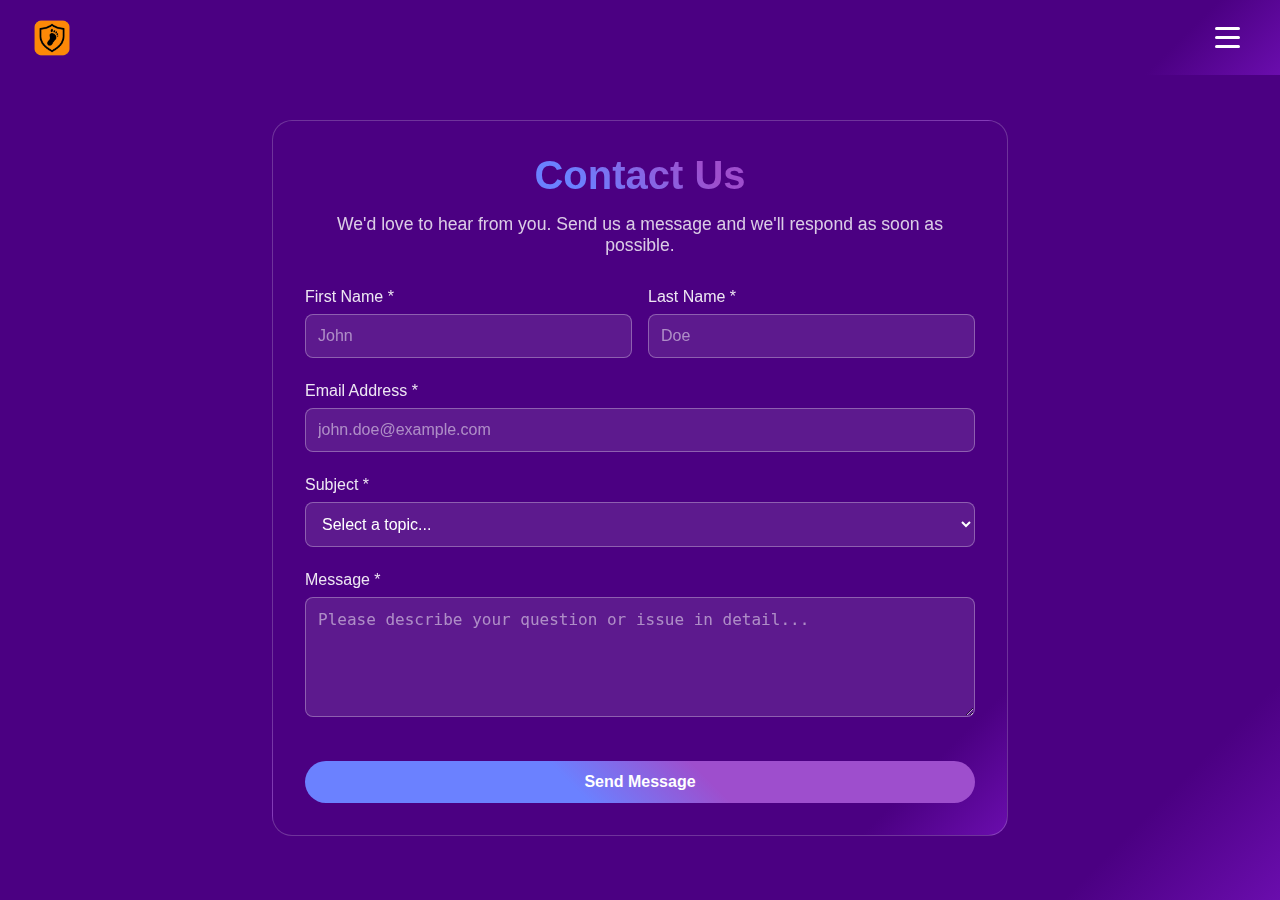
<file: contact.html>
<!DOCTYPE html>
<html lang="en">
<head>
    <meta charset="UTF-8">
    <meta name="viewport" content="width=device-width, initial-scale=1.0">
    <title>Contact Us - Step Guard</title>
    <link rel="stylesheet" href="contact-styles.css" />
</head>
<!-- Google tag (gtag.js) -->
<script async src="https://www.googletagmanager.com/gtag/js?id=G-DR9H1HS1SC"></script>
<script>
  window.dataLayer = window.dataLayer || [];
  function gtag(){dataLayer.push(arguments);}
  gtag('js', new Date());

  gtag('config', 'G-DR9H1HS1SC');
</script>
<body>
    <header class="header">
        <img src="./assets/logo.png" style="height: 40px; width: 40px;" />
        <button class="hamburger" onclick="toggleMenu()">
            <span></span>
            <span></span>
            <span></span>
        </button>
    </header>

     <!-- Mobile Menu -->
    <div class="mobile-menu" id="mobileMenu">
        <nav>
            <a href="index.html">Home</a>
            <a href="contact.html">Contact</a>
            <a href="terms.html">Terms & Conditions</a>
            <a href="privacy.html">Privacy Policy</a>
            <a href="faq.html">FAQ</a>
        </nav>
    </div>

    <div class="container">
        <div class="content">
            <h1>Contact Us</h1>
            <p class="subtitle">We'd love to hear from you. Send us a message and we'll respond as soon as possible.</p>

            <form class="contact-form" action="https://formspree.io/f/mdkdelej" method="POST" onsubmit="submitForm(event)">
                <div class="form-row">
                    <div class="form-group">
                        <label for="firstName">First Name *</label>
                        <input type="text" id="firstName" name="firstName" required placeholder="John">
                    </div>
                    <div class="form-group">
                        <label for="lastName">Last Name *</label>
                        <input type="text" id="lastName" name="lastName" required placeholder="Doe">
                    </div>
                </div>

                <div class="form-group">
                    <label for="email">Email Address *</label>
                    <input type="email" id="email" name="email" required placeholder="john.doe@example.com">
                </div>

                <div class="form-group">
                    <label for="subject">Subject *</label>
                    <select id="subject" name="subject" required>
                        <option value="">Select a topic...</option>
                        <option value="technical-support">Technical Support</option>
                        <option value="billing">Billing & Subscription</option>
                        <option value="feature-request">Feature Request</option>
                        <option value="bug-report">Bug Report</option>
                        <option value="privacy-data">Privacy & Data</option>
                        <option value="partnership">Business Partnership</option>
                        <option value="other">Other</option>
                    </select>
                </div>

                <div class="form-group">
                    <label for="message">Message *</label>
                    <textarea id="message" name="message" required placeholder="Please describe your question or issue in detail..."></textarea>
                </div>

                <!-- Hidden field to set the email destination -->
                <input type="hidden" name="_to" value="support@stepguard.fit">
                <input type="hidden" name="_subject" value="New Contact Form Submission">
                
                <!-- Formspree configuration -->
                <input type="hidden" name="_next" value="thank-you.html">
                <input type="hidden" name="_captcha" value="false">

                <button type="submit" class="submit-btn">Send Message</button>
                
                <div class="success-message" id="successMessage">
                    ✅ Thank you! Your message has been sent successfully. We'll get back to you within 24 hours.
                </div>
            </form>
        </div>
    </div>

    <script>
        function submitForm(event) {
            const submitBtn = event.target.querySelector('.submit-btn');
            const originalText = submitBtn.textContent;
            
            // Show loading state
            submitBtn.textContent = 'Sending...';
            submitBtn.disabled = true;
            
            // Let the form submit naturally to Formspree
            // The success message will be handled by Formspree's redirect or you can customize it
        }

        function toggleMenu() {
            const mobileMenu = document.getElementById('mobileMenu');
            mobileMenu.classList.toggle('active');
        }
    </script>

    <script src="./index.js"></script>
</body>
</html>
</file>
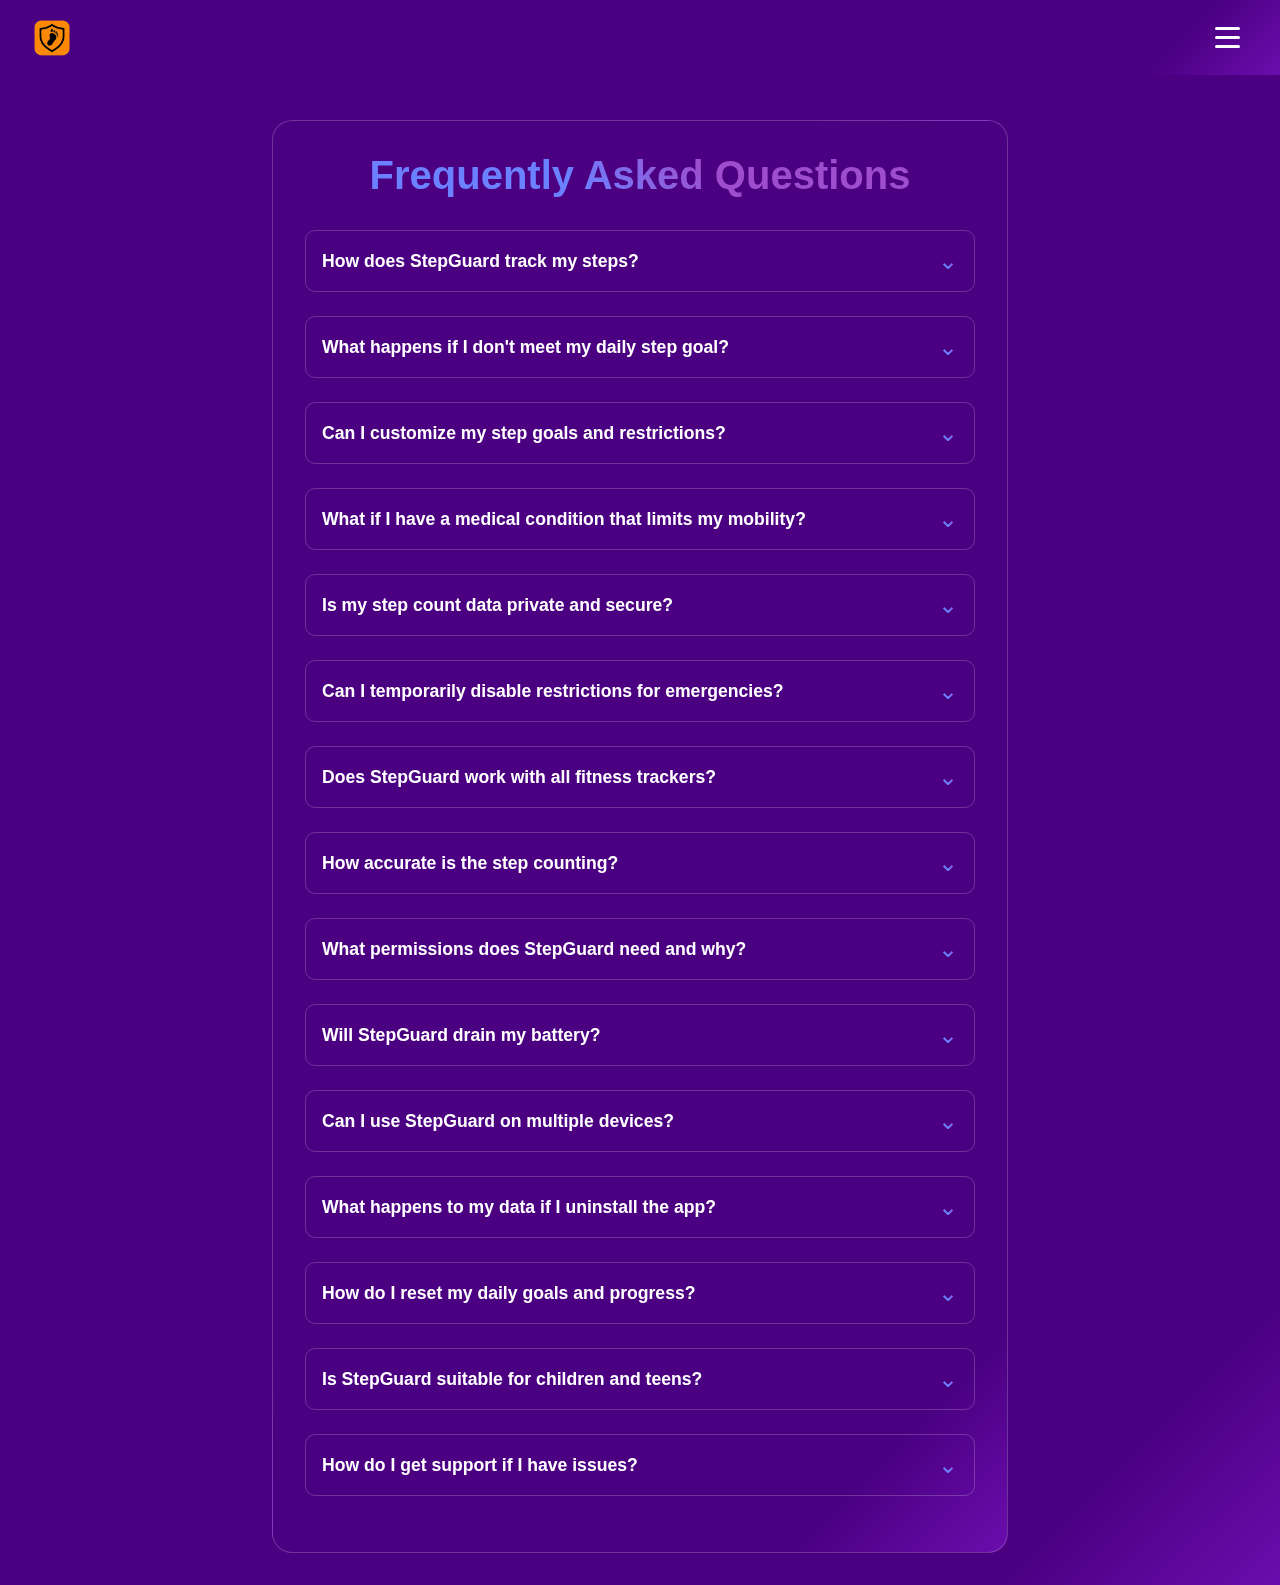
<file: faq.html>
<!DOCTYPE html>
<html lang="en">
<head>
    <meta charset="UTF-8">
    <meta name="viewport" content="width=device-width, initial-scale=1.0">
    <title>FAQ - Step Guard</title>
    <link rel="stylesheet" href="faq-styles.css" />
</head>
<!-- Google tag (gtag.js) -->
<script async src="https://www.googletagmanager.com/gtag/js?id=G-DR9H1HS1SC"></script>
<script>
  window.dataLayer = window.dataLayer || [];
  function gtag(){dataLayer.push(arguments);}
  gtag('js', new Date());

  gtag('config', 'G-DR9H1HS1SC');
</script>
<body>
    <header class="header">
         <img src="./assets/logo.png" style="height: 40px; width: 40px;" />
          <button class="hamburger" onclick="toggleMenu()">
            <span></span>
            <span></span>
            <span></span>
        </button>
    </header>

     <!-- Mobile Menu -->
    <div class="mobile-menu" id="mobileMenu">
        <nav>
            <a href="index.html">Home</a>
            <a href="contact.html">Contact</a>
            <a href="terms.html">Terms & Conditions</a>
            <a href="privacy.html">Privacy Policy</a>
            <a href="faq.html">FAQ</a>
        </nav>
    </div>

    <div class="container">
        <div class="content">
            <h1>Frequently Asked Questions</h1>

            <div class="faq-item">
                <div class="faq-question" onclick="toggleFAQ(this)">
                    <h3>How does StepGuard track my steps?</h3>
                    <span class="faq-toggle">⌄</span>
                </div>
                <div class="faq-answer">
                    <p>StepGuard accesses your step count data through your device's built-in health systems (Apple Health on iOS) and can also integrate with Apple Watch. The app requests permission to read your step data in real-time but never stores or copies this information. Each time the app needs to check your progress, it requests your current step count directly from your device's health database. All step counting relies on your device's accelerometer, gyroscope, and other motion sensors, with StepGuard simply reading the results that your device has already calculated and stored in its secure health systems.</p>
                </div>
            </div>

            <div class="faq-item">
                <div class="faq-question" onclick="toggleFAQ(this)">
                    <h3>What happens if I don't meet my daily step goal?</h3>
                    <span class="faq-toggle">⌄</span>
                </div>
                <div class="faq-answer">
                    <p>When you haven't reached your daily step goal, StepGuard will activate the restrictions you've configured for specific apps and websites. These restrictions are implemented through your device's built-in screen time and content filtering systems, so they're enforced at the system level for reliability. You can customize which apps get restricted (like social media, games, or entertainment apps), set time limits, or completely block access until your goal is met. The app checks your step progress in real-time, so restrictions are automatically lifted as soon as you reach your target. You maintain full control over emergency access.</p>
                </div>
            </div>

            <div class="faq-item">
                <div class="faq-question" onclick="toggleFAQ(this)">
                    <h3>Can I customize my step goals and restrictions?</h3>
                    <span class="faq-toggle">⌄</span>
                </div>
                <div class="faq-answer">
                    <p>Absolutely! StepGuard offers extensive customization options, all stored locally on your device. You can set different daily step goals for any installed apps and websites, create custom restriction profiles for different apps and websites, and adjust the severity of limitations. For example, you might restrict a social media app completely until you hit 5,000 steps, limit a gaming app to 30 minutes until 8,000 steps. You can also set up graduated restrictions where more apps become available as you reach milestone step counts throughout the day. All these preferences are saved in your device's local storage and never transmitted to external servers.</p>
                </div>
            </div>

            <div class="faq-item">
                <div class="faq-question" onclick="toggleFAQ(this)">
                    <h3>What if I have a medical condition that limits my mobility?</h3>
                    <span class="faq-toggle">⌄</span>
                </div>
                <div class="faq-answer">
                    <p>StepGuard is designed to be inclusive and accommodating for users with varying physical abilities. You can set lower step goals that are appropriate for your situation, create custom activity targets based on your healthcare provider's recommendations. The app includes manual override options to ensure you're never locked out of essential functions. We strongly recommend consulting with your healthcare provider to determine appropriate activity levels and goals.</p>
                </div>
            </div>

            <div class="faq-item">
                <div class="faq-question" onclick="toggleFAQ(this)">
                    <h3>Is my step count data private and secure?</h3>
                    <span class="faq-toggle">⌄</span>
                </div>
                <div class="faq-answer">
                    <p>Your privacy is our top priority. StepGuard does not collect, store, or transmit any of your personal data, including step counts, health information, or usage patterns. All data processing happens entirely on your device using your device's own processing power and secure storage. When the app checks your step count, it reads this information directly from your device's health systems (like Apple Health) in real-time, but never makes copies or stores this data permanently. Since we don't collect your information, there's nothing for hackers to steal from our servers, and there are no external accounts or cloud services that could be compromised. You can verify our privacy practices by checking your device's privacy settings to see that StepGuard makes no network connections for data transmission.</p>
                </div>
            </div>

            <div class="faq-item">
                <div class="faq-question" onclick="toggleFAQ(this)">
                    <h3>Can I temporarily disable restrictions for emergencies?</h3>
                    <span class="faq-toggle">⌄</span>
                </div>
                <div class="faq-answer">
                    <p>Yes, StepGuard provides a manual override option where users can switch off all restrictions immediately hence allowing the users to access critical functions like emergency calling, maps during late hours, or important messaging apps during emergencies.</p>
                </div>
            </div>

            <div class="faq-item">
                <div class="faq-question" onclick="toggleFAQ(this)">
                    <h3>Does StepGuard work with all fitness trackers?</h3>
                    <span class="faq-toggle">⌄</span>
                </div>
                <div class="faq-answer">
                    <p>StepGuard works with any fitness tracker or device that syncs with your phone's health system. On iOS, this means any device that connects to Apple Health (including Apple Watch, Fitbit, Garmin, and many others). The app doesn't connect directly to fitness trackers but instead reads the aggregated step data that your phone's health system has already collected from all your connected devices. This approach ensures compatibility with the widest range of devices while maintaining our privacy-first design. If you don't have a fitness tracker, the app works perfectly with just your smartphone's built-in motion sensors.</p>
                </div>
            </div>

            <div class="faq-item">
                <div class="faq-question" onclick="toggleFAQ(this)">
                    <h3>How accurate is the step counting?</h3>
                    <span class="faq-toggle">⌄</span>
                </div>
                <div class="faq-answer">
                    <p>Step counting accuracy depends entirely on your device's sensors and health systems, as StepGuard simply reads the step count that your phone or fitness tracker has already calculated. Modern smartphones typically achieve 90-95% accuracy when carried consistently, while dedicated fitness trackers like Apple Watch or Fitbit often provide even better accuracy. Factors that can affect accuracy include how you carry your device, the type of physical activity, and your walking style. For best results, we recommend carrying your phone in a pocket or bag close to your body, or using a dedicated fitness tracker worn on your wrist. Since StepGuard reads from your device's health system, you'll get the same accuracy as any other health or fitness app on your device.</p>
                </div>
            </div>

            <div class="faq-item">
                <div class="faq-question" onclick="toggleFAQ(this)">
                    <h3>What permissions does StepGuard need and why?</h3>
                    <span class="faq-toggle">⌄</span>
                </div>
                <div class="faq-answer">
                    <p>StepGuard requires several permissions to function effectively: Health Data Access (to read your step count from Apple Health), Screen Time/App Usage (to monitor and control app restrictions), and Content & Privacy Restrictions (to manage website blocking). These permissions are essential because the app needs to check your step progress in real-time and enforce restrictions through your device's built-in systems. Unlike many apps, StepGuard uses these permissions only for local processing and never transmits the accessed data to external servers. You can review and revoke any of these permissions through your device's settings, though this may limit the app's functionality. All permissions are requested transparently with clear explanations of why each one is needed.</p>
                </div>
            </div>

            <div class="faq-item">
                <div class="faq-question" onclick="toggleFAQ(this)">
                    <h3>Will StepGuard drain my battery?</h3>
                    <span class="faq-toggle">⌄</span>
                </div>
                <div class="faq-answer">
                    <p>StepGuard is designed to minimize battery impact through efficient local processing and smart monitoring techniques. The app doesn't constantly run in the background but instead uses your device's built-in systems to check step counts and manage restrictions. Since all processing happens locally without network connections for data transmission, there's no battery drain from constant internet communication. The app leverages your device's existing health monitoring systems rather than running its own step counting algorithms. Most users report minimal to no noticeable battery impact. You can monitor the app's battery usage through your device's battery settings and optimize performance by adjusting how frequently the app checks for step count updates.</p>
                </div>
            </div>

            <div class="faq-item">
                <div class="faq-question" onclick="toggleFAQ(this)">
                    <h3>Can I use StepGuard on multiple devices?</h3>
                    <span class="faq-toggle">⌄</span>
                </div>
                <div class="faq-answer">
                    <p>Since StepGuard operates entirely locally on each device without cloud synchronization or user accounts, each installation works independently. You can install the app on multiple devices (like your phone and tablet), but you'll need to configure settings separately on each device. This approach actually enhances privacy since there's no central account linking your devices or usage patterns. If you want consistent step goals across devices, you'll need to manually set them up the same way on each installation. The advantage of this local-only approach is that if one device is lost or compromised, your data on other devices remains completely secure and unaffected.</p>
                </div>
            </div>

            <div class="faq-item">
                <div class="faq-question" onclick="toggleFAQ(this)">
                    <h3>What happens to my data if I uninstall the app?</h3>
                    <span class="faq-toggle">⌄</span>
                </div>
                <div class="faq-answer">
                    <p>When you uninstall StepGuard, all app-related data is completely removed from your device, including your preferences, restriction settings, and any locally stored configuration data. Since we don't collect or store any of your information on external servers, uninstalling the app means there's no trace of your usage left anywhere. Your step count data remains in your device's health system (Apple Health) where it was originally stored, but StepGuard's access to this data is permanently revoked. Any screen time or app restrictions that were active will be automatically disabled when the app is removed. This complete data removal is possible because of our privacy-first design that keeps everything local to your device.</p>
                </div>
            </div>

            <div class="faq-item">
                <div class="faq-question" onclick="toggleFAQ(this)">
                    <h3>How do I reset my daily goals and progress?</h3>
                    <span class="faq-toggle">⌄</span>
                </div>
                <div class="faq-answer">
                    <p>StepGuard automatically resets your daily progress at midnight according to your device's time zone, giving you a fresh start each day. You can manually reset your current day's progress through the app's settings if needed, though this should be used sparingly to maintain the effectiveness of your digital wellness routine. You can also adjust your daily step goals at any time through the app's goal-setting interface. Changes to goals and manual resets are processed instantly since all data is stored locally on your device. The app also includes weekly and monthly progress tracking to help you see longer-term patterns, though this historical data is also stored only on your device and never transmitted elsewhere.</p>
                </div>
            </div>

            <div class="faq-item">
                <div class="faq-question" onclick="toggleFAQ(this)">
                    <h3>Is StepGuard suitable for children and teens?</h3>
                    <span class="faq-toggle">⌄</span>
                </div>
                <div class="faq-answer">
                    <p>StepGuard can be an excellent tool for helping children and teens develop healthy digital habits, especially since it doesn't collect any personal data that could raise privacy concerns. Parents can set up the app on their child's device with appropriate step goals and restrictions, and the local-only operation means there's no risk of data being collected about minors. The app works well with existing parental controls and screen time limits. However, we recommend parental supervision during setup to ensure the restrictions are properly configured and step goals are age-appropriate. Parents should also ensure that children understand how to override all restrictions in case of an emergency and that certain essential apps (like communication with parents) are never restricted.</p>
                </div>
            </div>

            <!-- <div class="faq-item">
                <div class="faq-question" onclick="toggleFAQ(this)">
                    <h3>Can I bypass or disable the restrictions?</h3>
                    <span class="faq-toggle">⌄</span>
                </div>
                <div class="faq-answer">
                    <p>StepGuard includes legitimate override options for emergencies and special circumstances, but it's designed to prevent easy circumvention that would undermine your digital wellness goals. The app integrates deeply with your device's system-level restriction features, making casual bypassing difficult. However, you always maintain ultimate control over your device - you can disable the app, revoke its permissions, or uninstall it entirely if needed. The app includes temporary override codes for emergencies, scheduled bypass periods for important events, and grace periods for genuine technical issues. The goal is to create helpful friction that encourages physical activity while never completely locking you out of your device when you truly need access.</p>
                </div>
            </div> -->

            <div class="faq-item">
                <div class="faq-question" onclick="toggleFAQ(this)">
                    <h3>How do I get support if I have issues?</h3>
                    <span class="faq-toggle">⌄</span>
                </div>
                <div class="faq-answer">
                    <p>We provide comprehensive support through multiple channels: email support@stepguard.fit for general questions and technical issues and our Contact page for detailed inquiries. Since StepGuard operates locally on your device, many issues can be resolved through device-specific troubleshooting steps that we provide. We typically respond to support requests within 24-48 hours during business days. We can help with permission configuration, restriction setup, compatibility issues, and any questions about the app's privacy-first operation.</p>
                </div>
            </div>
        </div>
    </div>

    <script>
        function toggleFAQ(element) {
            const faqItem = element.parentElement;
            const faqAnswer = faqItem.querySelector('.faq-answer');
            
            faqItem.classList.toggle('active');
            faqAnswer.classList.toggle('active');
        }
    </script>

    <script src="./index.js"></script>
</body>
</html>
</file>
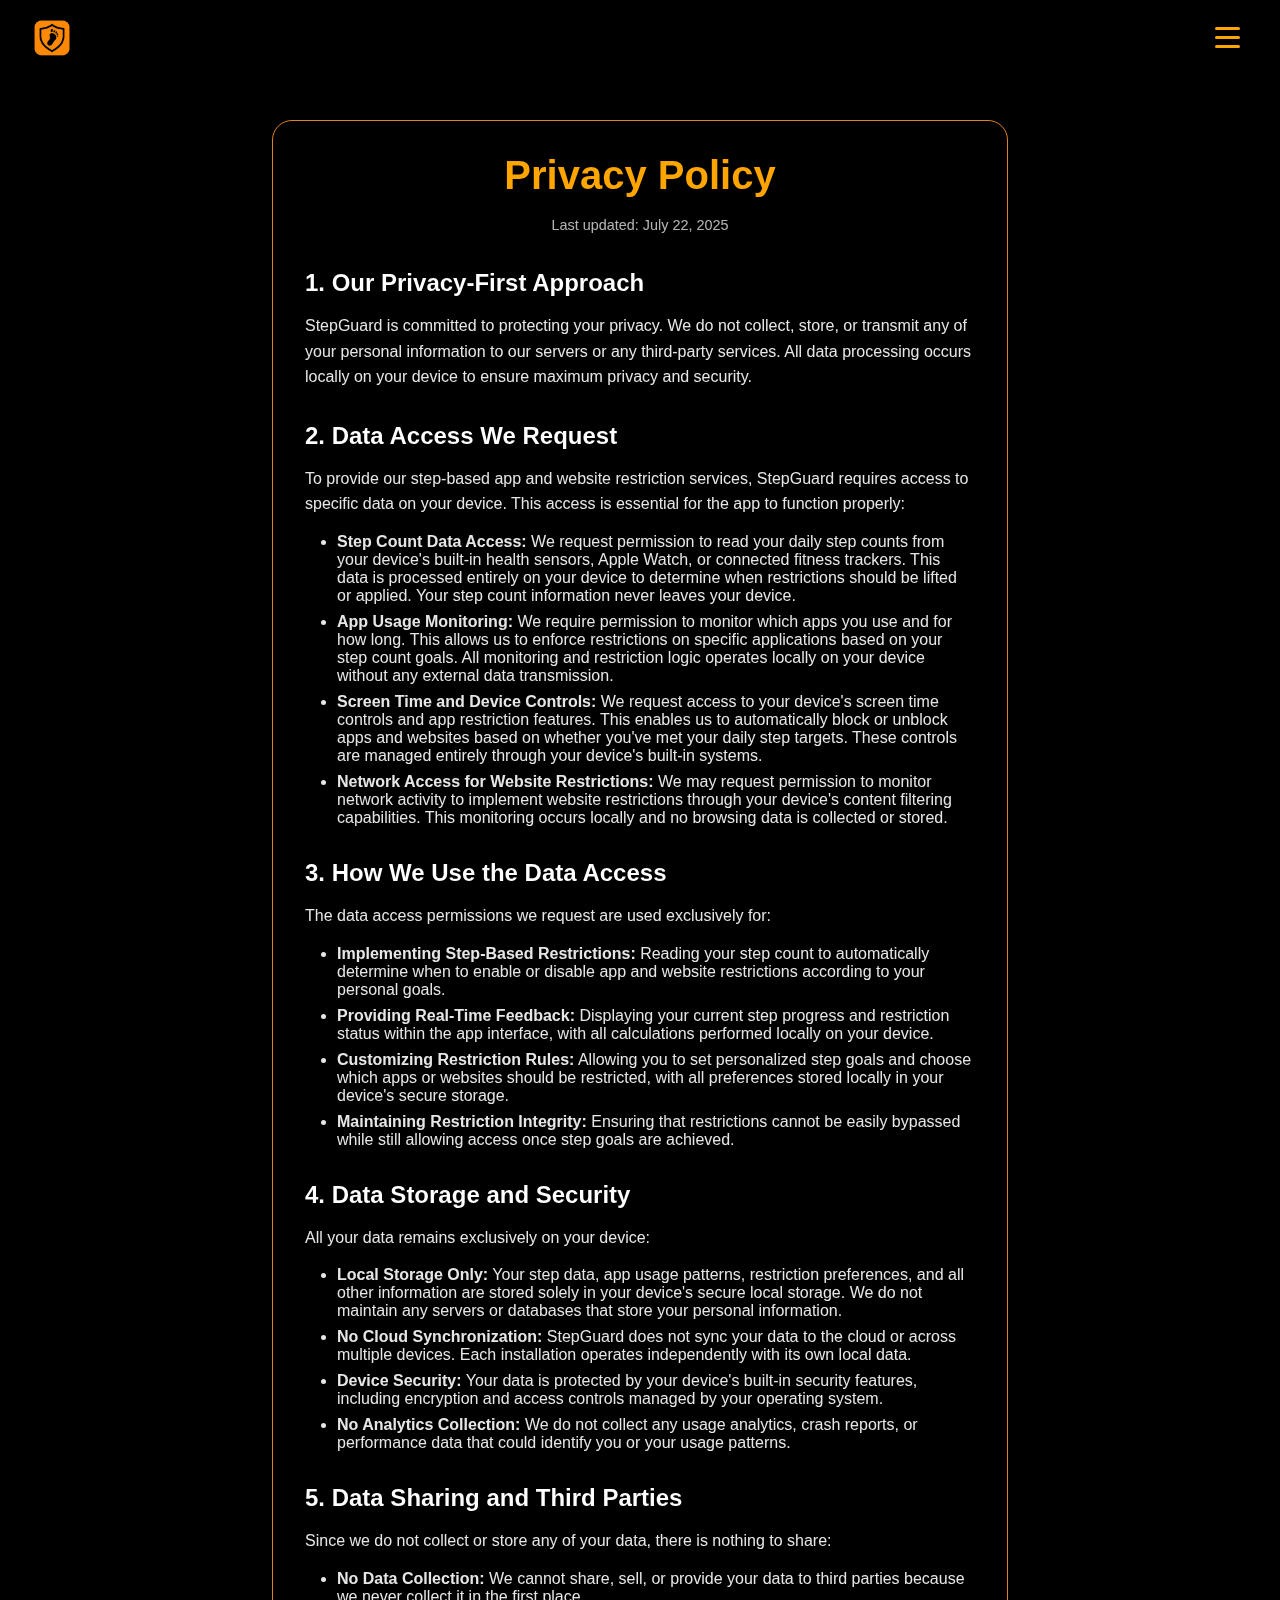
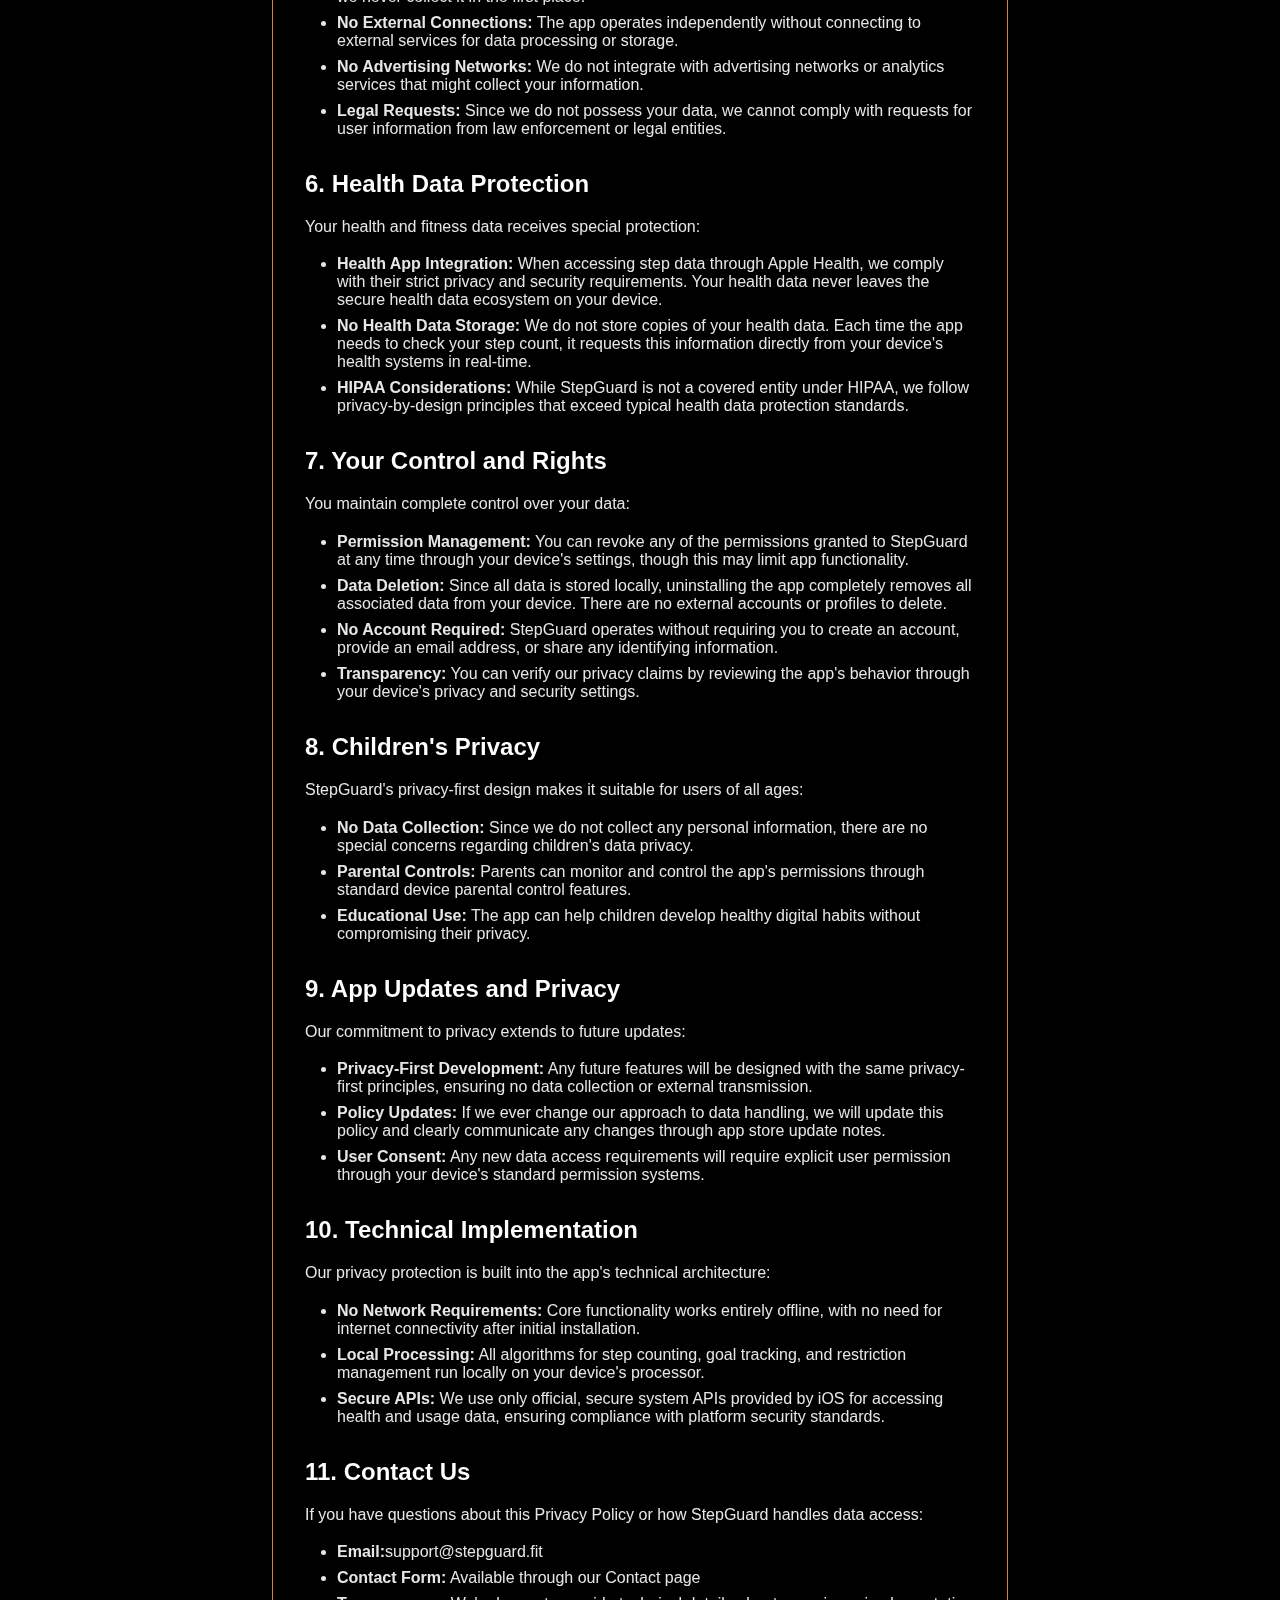
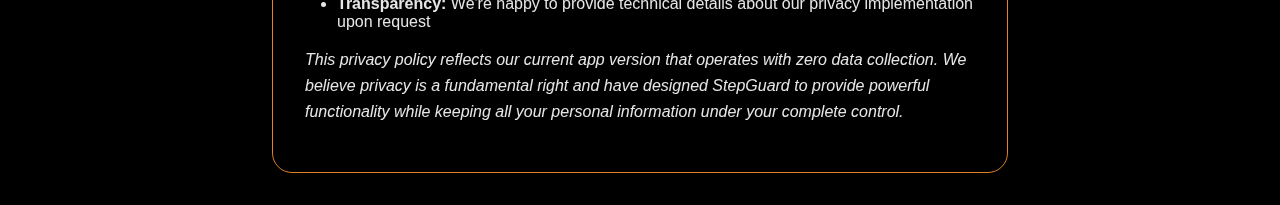
<file: privacy.html>
<!DOCTYPE html>
<html lang="en">
<head>
    <meta charset="UTF-8">
    <meta name="viewport" content="width=device-width, initial-scale=1.0">
    <title>Privacy Policy - Step Guard</title>
   <link rel="stylesheet" href="privacy-styles.css" />
</head>
<!-- Google tag (gtag.js) -->
<script async src="https://www.googletagmanager.com/gtag/js?id=G-DR9H1HS1SC"></script>
<script>
  window.dataLayer = window.dataLayer || [];
  function gtag(){dataLayer.push(arguments);}
  gtag('js', new Date());

  gtag('config', 'G-DR9H1HS1SC');
</script>
<body>
    <header class="header">
        <img src="./assets/logo.png" style="height: 40px; width: 40px;" />
         <button class="hamburger" onclick="toggleMenu()">
            <span></span>
            <span></span>
            <span></span>
        </button>
    </header>

     <!-- Mobile Menu -->
    <div class="mobile-menu" id="mobileMenu">
        <nav>
            <a href="index.html">Home</a>
            <a href="contact.html">Contact</a>
            <a href="terms.html">Terms & Conditions</a>
            <a href="privacy.html">Privacy Policy</a>
            <a href="faq.html">FAQ</a>
        </nav>
    </div>

    <div class="container">
        <div class="content">
            <h1>Privacy Policy</h1>
            <p class="last-updated">Last updated: July 22, 2025</p>

            <h2>1. Our Privacy-First Approach</h2>
            <p>StepGuard is committed to protecting your privacy. We do not collect, store, or transmit any of your personal information to our servers or any third-party services. All data processing occurs locally on your device to ensure maximum privacy and security.</p>

            <h2>2. Data Access We Request</h2>
            <p>To provide our step-based app and website restriction services, StepGuard requires access to specific data on your device. This access is essential for the app to function properly:</p>
            <ul>
                <li><strong>Step Count Data Access:</strong> We request permission to read your daily step counts from your device's built-in health sensors, Apple Watch, or connected fitness trackers. This data is processed entirely on your device to determine when restrictions should be lifted or applied. Your step count information never leaves your device.</li>
                <li><strong>App Usage Monitoring:</strong> We require permission to monitor which apps you use and for how long. This allows us to enforce restrictions on specific applications based on your step count goals. All monitoring and restriction logic operates locally on your device without any external data transmission.</li>
                <li><strong>Screen Time and Device Controls:</strong> We request access to your device's screen time controls and app restriction features. This enables us to automatically block or unblock apps and websites based on whether you've met your daily step targets. These controls are managed entirely through your device's built-in systems.</li>
                <li><strong>Network Access for Website Restrictions:</strong> We may request permission to monitor network activity to implement website restrictions through your device's content filtering capabilities. This monitoring occurs locally and no browsing data is collected or stored.</li>
            </ul>

            <h2>3. How We Use the Data Access</h2>
            <p>The data access permissions we request are used exclusively for:</p>
            <ul>
                <li><strong>Implementing Step-Based Restrictions:</strong> Reading your step count to automatically determine when to enable or disable app and website restrictions according to your personal goals.</li>
                <li><strong>Providing Real-Time Feedback:</strong> Displaying your current step progress and restriction status within the app interface, with all calculations performed locally on your device.</li>
                <li><strong>Customizing Restriction Rules:</strong> Allowing you to set personalized step goals and choose which apps or websites should be restricted, with all preferences stored locally in your device's secure storage.</li>
                <li><strong>Maintaining Restriction Integrity:</strong> Ensuring that restrictions cannot be easily bypassed while still allowing access once step goals are achieved.</li>
            </ul>

            <h2>4. Data Storage and Security</h2>
            <p>All your data remains exclusively on your device:</p>
            <ul>
                <li><strong>Local Storage Only:</strong> Your step data, app usage patterns, restriction preferences, and all other information are stored solely in your device's secure local storage. We do not maintain any servers or databases that store your personal information.</li>
                <li><strong>No Cloud Synchronization:</strong> StepGuard does not sync your data to the cloud or across multiple devices. Each installation operates independently with its own local data.</li>
                <li><strong>Device Security:</strong> Your data is protected by your device's built-in security features, including encryption and access controls managed by your operating system.</li>
                <li><strong>No Analytics Collection:</strong> We do not collect any usage analytics, crash reports, or performance data that could identify you or your usage patterns.</li>
            </ul>

            <h2>5. Data Sharing and Third Parties</h2>
            <p>Since we do not collect or store any of your data, there is nothing to share:</p>
            <ul>
                <li><strong>No Data Collection:</strong> We cannot share, sell, or provide your data to third parties because we never collect it in the first place.</li>
                <li><strong>No External Connections:</strong> The app operates independently without connecting to external services for data processing or storage.</li>
                <li><strong>No Advertising Networks:</strong> We do not integrate with advertising networks or analytics services that might collect your information.</li>
                <li><strong>Legal Requests:</strong> Since we do not possess your data, we cannot comply with requests for user information from law enforcement or legal entities.</li>
            </ul>

            <h2>6. Health Data Protection</h2>
            <p>Your health and fitness data receives special protection:</p>
            <ul>
                <li><strong>Health App Integration:</strong> When accessing step data through Apple Health, we comply with their strict privacy and security requirements. Your health data never leaves the secure health data ecosystem on your device.</li>
                <li><strong>No Health Data Storage:</strong> We do not store copies of your health data. Each time the app needs to check your step count, it requests this information directly from your device's health systems in real-time.</li>
                <li><strong>HIPAA Considerations:</strong> While StepGuard is not a covered entity under HIPAA, we follow privacy-by-design principles that exceed typical health data protection standards.</li>
            </ul>

            <h2>7. Your Control and Rights</h2>
            <p>You maintain complete control over your data:</p>
            <ul>
                <li><strong>Permission Management:</strong> You can revoke any of the permissions granted to StepGuard at any time through your device's settings, though this may limit app functionality.</li>
                <li><strong>Data Deletion:</strong> Since all data is stored locally, uninstalling the app completely removes all associated data from your device. There are no external accounts or profiles to delete.</li>
                <li><strong>No Account Required:</strong> StepGuard operates without requiring you to create an account, provide an email address, or share any identifying information.</li>
                <li><strong>Transparency:</strong> You can verify our privacy claims by reviewing the app's behavior through your device's privacy and security settings.</li>
            </ul>

            <h2>8. Children's Privacy</h2>
            <p>StepGuard's privacy-first design makes it suitable for users of all ages:</p>
            <ul>
                <li><strong>No Data Collection:</strong> Since we do not collect any personal information, there are no special concerns regarding children's data privacy.</li>
                <li><strong>Parental Controls:</strong> Parents can monitor and control the app's permissions through standard device parental control features.</li>
                <li><strong>Educational Use:</strong> The app can help children develop healthy digital habits without compromising their privacy.</li>
            </ul>

            <h2>9. App Updates and Privacy</h2>
            <p>Our commitment to privacy extends to future updates:</p>
            <ul>
                <li><strong>Privacy-First Development:</strong> Any future features will be designed with the same privacy-first principles, ensuring no data collection or external transmission.</li>
                <li><strong>Policy Updates:</strong> If we ever change our approach to data handling, we will update this policy and clearly communicate any changes through app store update notes.</li>
                <li><strong>User Consent:</strong> Any new data access requirements will require explicit user permission through your device's standard permission systems.</li>
            </ul>

            <h2>10. Technical Implementation</h2>
            <p>Our privacy protection is built into the app's technical architecture:</p>
            <ul>
                <li><strong>No Network Requirements:</strong> Core functionality works entirely offline, with no need for internet connectivity after initial installation.</li>
                <li><strong>Local Processing:</strong> All algorithms for step counting, goal tracking, and restriction management run locally on your device's processor.</li>
                <li><strong>Secure APIs:</strong> We use only official, secure system APIs provided by iOS for accessing health and usage data, ensuring compliance with platform security standards.</li>
            </ul>

            <h2>11. Contact Us</h2>
            <p>If you have questions about this Privacy Policy or how StepGuard handles data access:</p>
            <ul>
                <li><strong>Email:</strong>support@stepguard.fit</li>
                <li><strong>Contact Form:</strong> Available through our Contact page</li>
                <li><strong>Transparency:</strong> We're happy to provide technical details about our privacy implementation upon request</li>
            </ul>

            <p><em>This privacy policy reflects our current app version that operates with zero data collection. We believe privacy is a fundamental right and have designed StepGuard to provide powerful functionality while keeping all your personal information under your complete control.</em></p>
        </div>
    </div>
</body>

<script src="./index.js"></script>
</html>
</file>
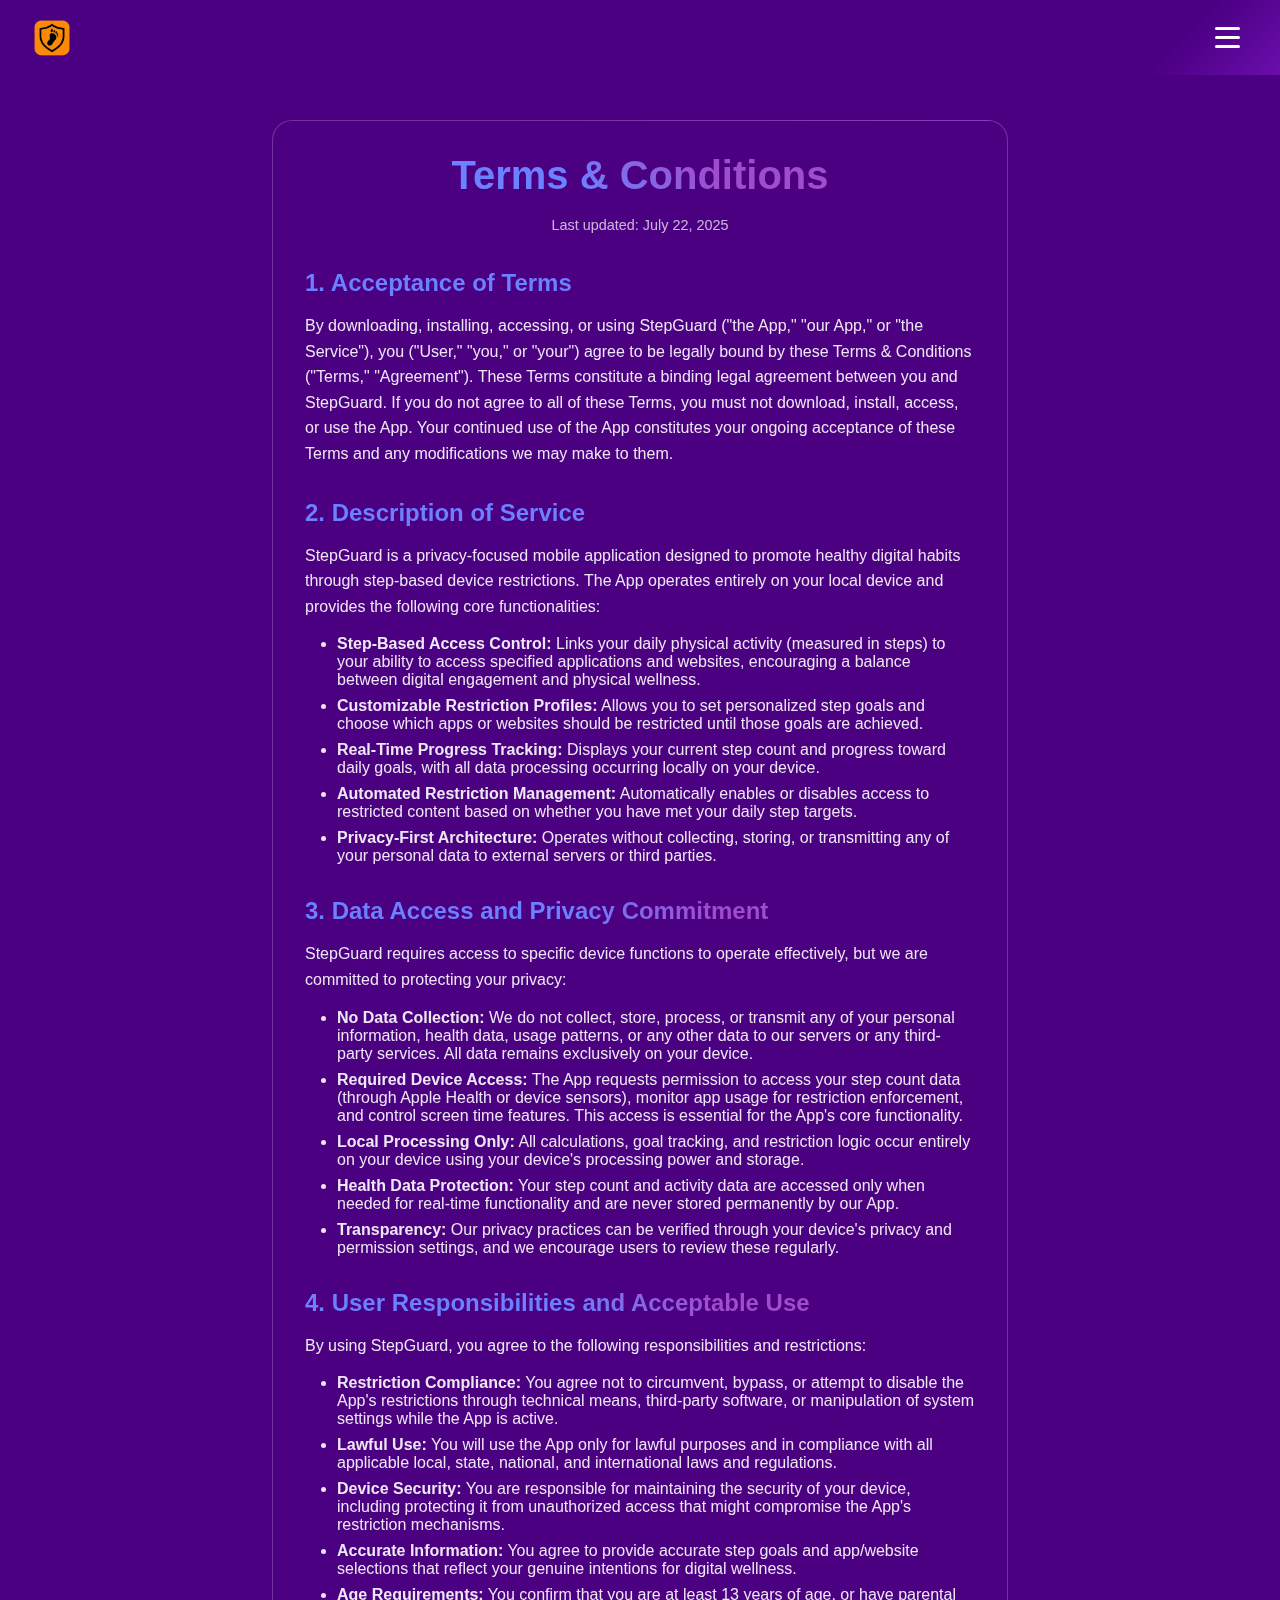
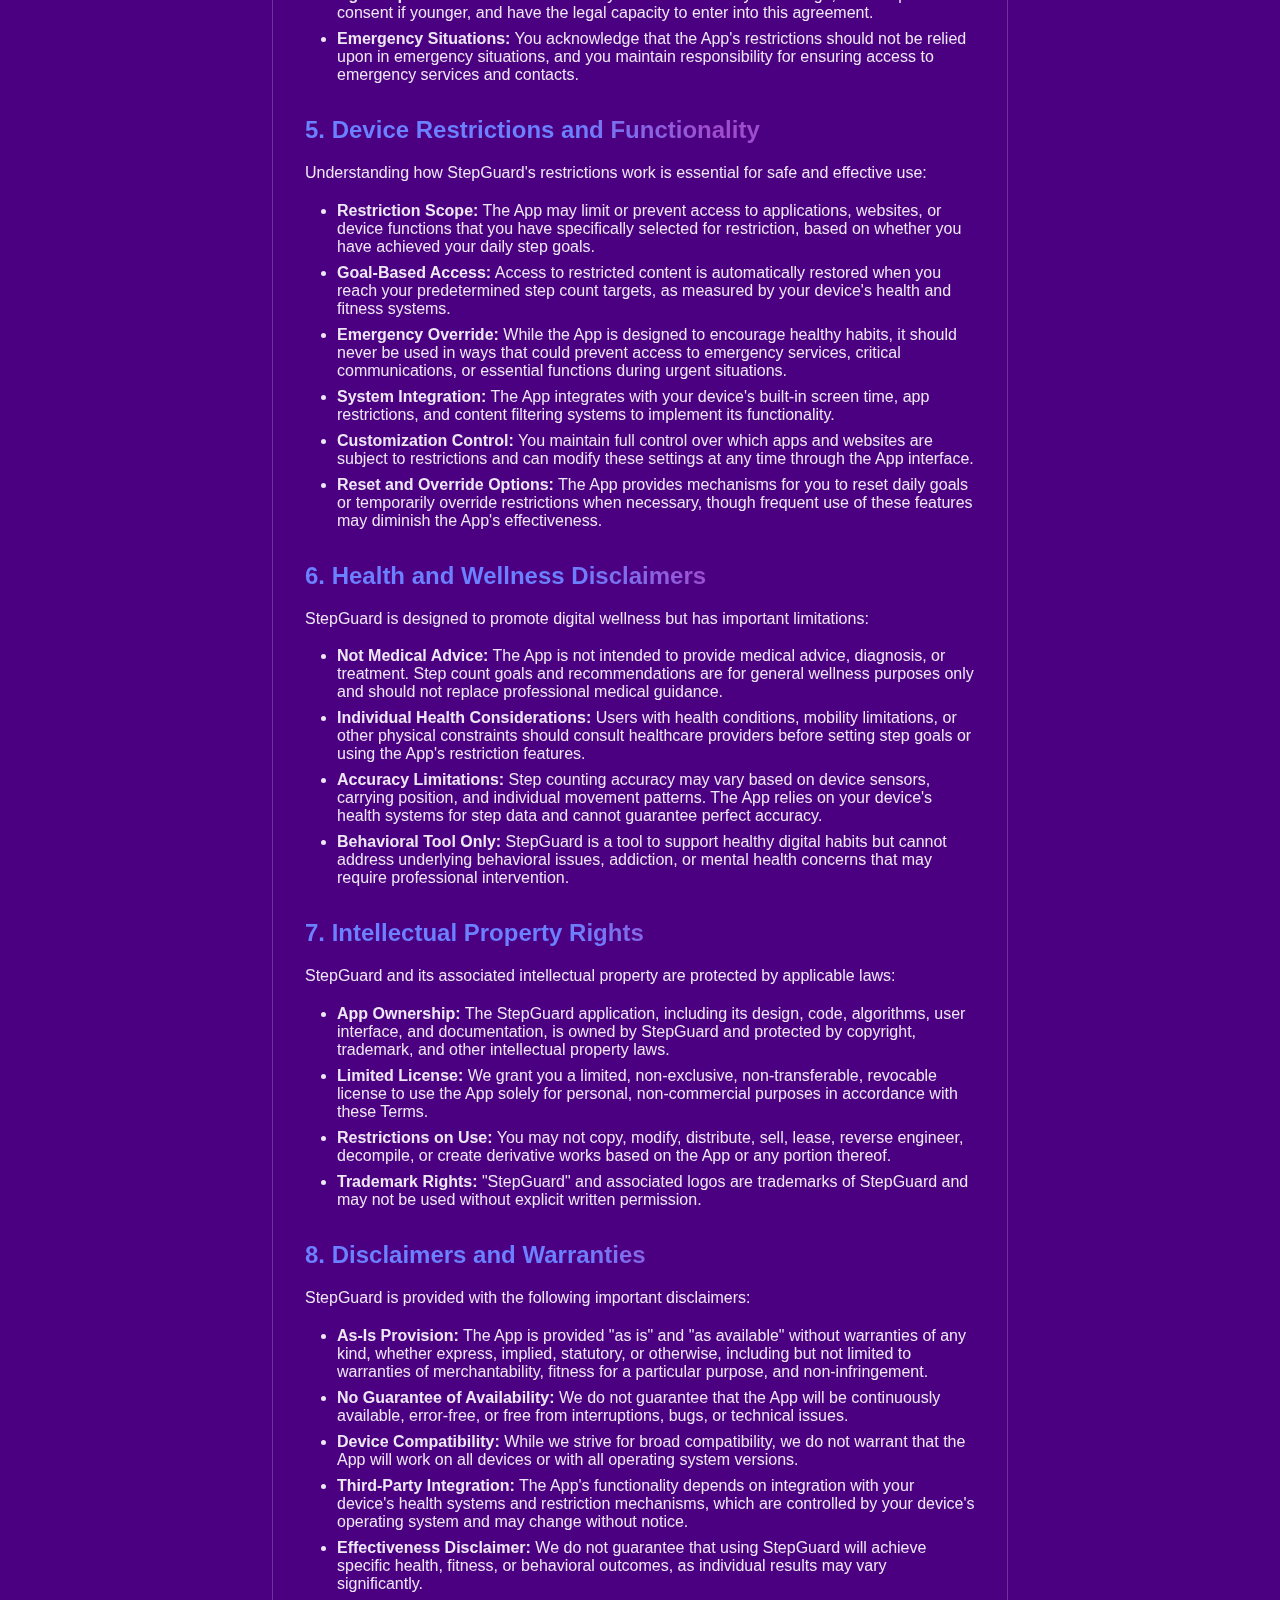
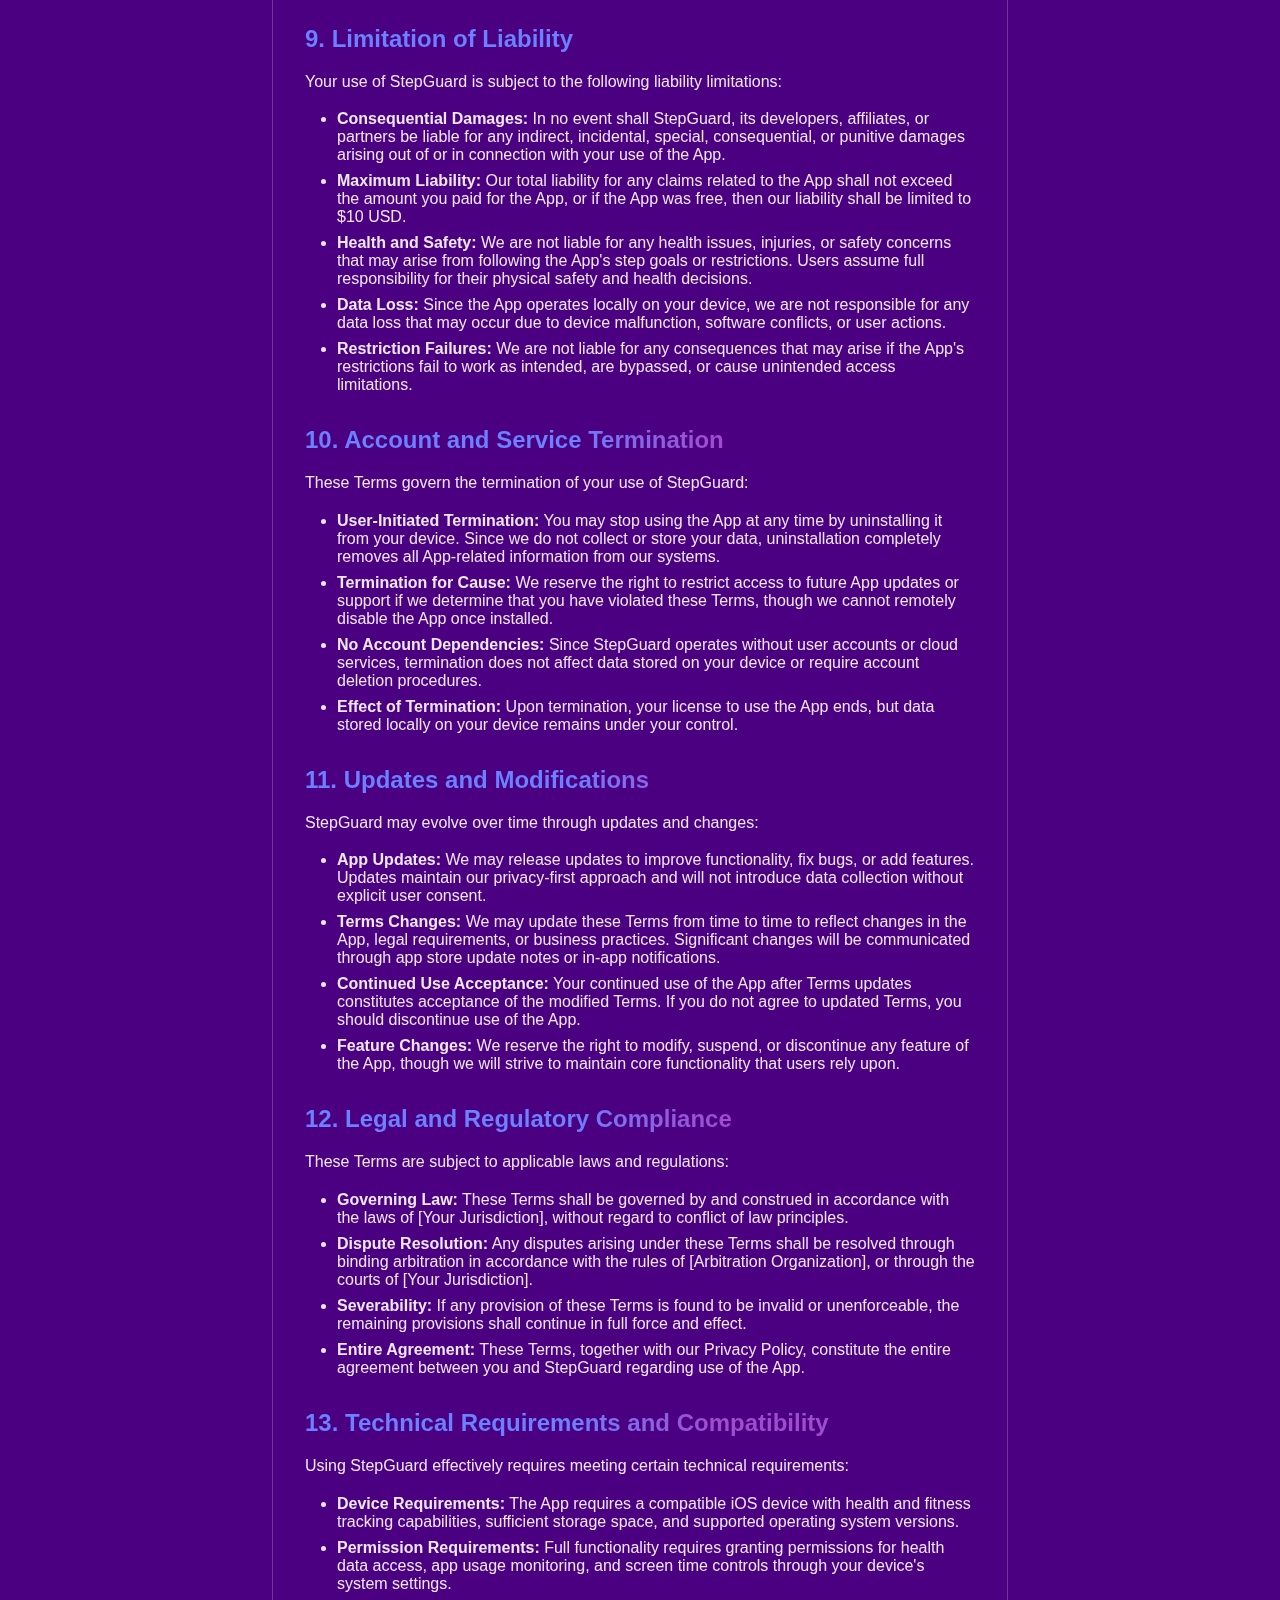
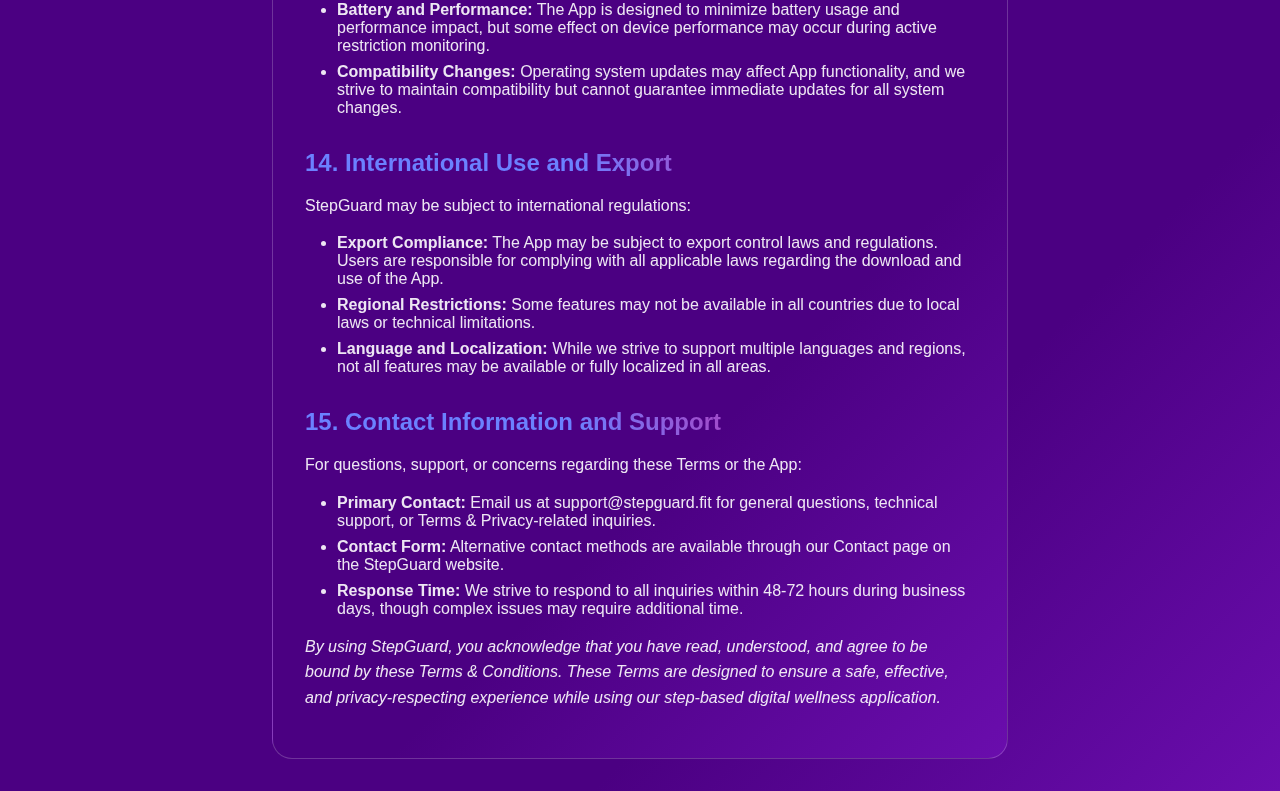
<file: terms.html>
<!DOCTYPE html>
<html lang="en">
<head>
    <meta charset="UTF-8">
    <meta name="viewport" content="width=device-width, initial-scale=1.0">
    <title>Terms & Conditions - Step Guard</title>
    <link rel="stylesheet" href="terms-styles.css" />
</head>
<!-- Google tag (gtag.js) -->
<script async src="https://www.googletagmanager.com/gtag/js?id=G-DR9H1HS1SC"></script>
<script>
  window.dataLayer = window.dataLayer || [];
  function gtag(){dataLayer.push(arguments);}
  gtag('js', new Date());

  gtag('config', 'G-DR9H1HS1SC');
</script>
<body>
    <header class="header">
         <img src="./assets/logo.png" style="height: 40px; width: 40px;" />
        <button class="hamburger" onclick="toggleMenu()">
            <span></span>
            <span></span>
            <span></span>
        </button>
    </header>

     <!-- Mobile Menu -->
    <div class="mobile-menu" id="mobileMenu">
        <nav>
            <a href="index.html">Home</a>
            <a href="contact.html">Contact</a>
            <a href="terms.html">Terms & Conditions</a>
            <a href="privacy.html">Privacy Policy</a>
            <a href="faq.html">FAQ</a>
        </nav>
    </div>

    <div class="container">
        <div class="content">
            <h1>Terms & Conditions</h1>
            <p class="last-updated">Last updated: July 22, 2025</p>

            <h2>1. Acceptance of Terms</h2>
            <p>By downloading, installing, accessing, or using StepGuard ("the App," "our App," or "the Service"), you ("User," "you," or "your") agree to be legally bound by these Terms & Conditions ("Terms," "Agreement"). These Terms constitute a binding legal agreement between you and StepGuard. If you do not agree to all of these Terms, you must not download, install, access, or use the App. Your continued use of the App constitutes your ongoing acceptance of these Terms and any modifications we may make to them.</p>

            <h2>2. Description of Service</h2>
            <p>StepGuard is a privacy-focused mobile application designed to promote healthy digital habits through step-based device restrictions. The App operates entirely on your local device and provides the following core functionalities:</p>
            <ul>
                <li><strong>Step-Based Access Control:</strong> Links your daily physical activity (measured in steps) to your ability to access specified applications and websites, encouraging a balance between digital engagement and physical wellness.</li>
                <li><strong>Customizable Restriction Profiles:</strong> Allows you to set personalized step goals and choose which apps or websites should be restricted until those goals are achieved.</li>
                <li><strong>Real-Time Progress Tracking:</strong> Displays your current step count and progress toward daily goals, with all data processing occurring locally on your device.</li>
                <li><strong>Automated Restriction Management:</strong> Automatically enables or disables access to restricted content based on whether you have met your daily step targets.</li>
                <li><strong>Privacy-First Architecture:</strong> Operates without collecting, storing, or transmitting any of your personal data to external servers or third parties.</li>
            </ul>

            <h2>3. Data Access and Privacy Commitment</h2>
            <p>StepGuard requires access to specific device functions to operate effectively, but we are committed to protecting your privacy:</p>
            <ul>
                <li><strong>No Data Collection:</strong> We do not collect, store, process, or transmit any of your personal information, health data, usage patterns, or any other data to our servers or any third-party services. All data remains exclusively on your device.</li>
                <li><strong>Required Device Access:</strong> The App requests permission to access your step count data (through Apple Health or device sensors), monitor app usage for restriction enforcement, and control screen time features. This access is essential for the App's core functionality.</li>
                <li><strong>Local Processing Only:</strong> All calculations, goal tracking, and restriction logic occur entirely on your device using your device's processing power and storage.</li>
                <li><strong>Health Data Protection:</strong> Your step count and activity data are accessed only when needed for real-time functionality and are never stored permanently by our App.</li>
                <li><strong>Transparency:</strong> Our privacy practices can be verified through your device's privacy and permission settings, and we encourage users to review these regularly.</li>
            </ul>

            <h2>4. User Responsibilities and Acceptable Use</h2>
            <p>By using StepGuard, you agree to the following responsibilities and restrictions:</p>
            <ul>
                <li><strong>Restriction Compliance:</strong> You agree not to circumvent, bypass, or attempt to disable the App's restrictions through technical means, third-party software, or manipulation of system settings while the App is active.</li>
                <li><strong>Lawful Use:</strong> You will use the App only for lawful purposes and in compliance with all applicable local, state, national, and international laws and regulations.</li>
                <li><strong>Device Security:</strong> You are responsible for maintaining the security of your device, including protecting it from unauthorized access that might compromise the App's restriction mechanisms.</li>
                <li><strong>Accurate Information:</strong> You agree to provide accurate step goals and app/website selections that reflect your genuine intentions for digital wellness.</li>
                <li><strong>Age Requirements:</strong> You confirm that you are at least 13 years of age, or have parental consent if younger, and have the legal capacity to enter into this agreement.</li>
                <li><strong>Emergency Situations:</strong> You acknowledge that the App's restrictions should not be relied upon in emergency situations, and you maintain responsibility for ensuring access to emergency services and contacts.</li>
            </ul>

            <h2>5. Device Restrictions and Functionality</h2>
            <p>Understanding how StepGuard's restrictions work is essential for safe and effective use:</p>
            <ul>
                <li><strong>Restriction Scope:</strong> The App may limit or prevent access to applications, websites, or device functions that you have specifically selected for restriction, based on whether you have achieved your daily step goals.</li>
                <li><strong>Goal-Based Access:</strong> Access to restricted content is automatically restored when you reach your predetermined step count targets, as measured by your device's health and fitness systems.</li>
                <li><strong>Emergency Override:</strong> While the App is designed to encourage healthy habits, it should never be used in ways that could prevent access to emergency services, critical communications, or essential functions during urgent situations.</li>
                <li><strong>System Integration:</strong> The App integrates with your device's built-in screen time, app restrictions, and content filtering systems to implement its functionality.</li>
                <li><strong>Customization Control:</strong> You maintain full control over which apps and websites are subject to restrictions and can modify these settings at any time through the App interface.</li>
                <li><strong>Reset and Override Options:</strong> The App provides mechanisms for you to reset daily goals or temporarily override restrictions when necessary, though frequent use of these features may diminish the App's effectiveness.</li>
            </ul>

            <h2>6. Health and Wellness Disclaimers</h2>
            <p>StepGuard is designed to promote digital wellness but has important limitations:</p>
            <ul>
                <li><strong>Not Medical Advice:</strong> The App is not intended to provide medical advice, diagnosis, or treatment. Step count goals and recommendations are for general wellness purposes only and should not replace professional medical guidance.</li>
                <li><strong>Individual Health Considerations:</strong> Users with health conditions, mobility limitations, or other physical constraints should consult healthcare providers before setting step goals or using the App's restriction features.</li>
                <li><strong>Accuracy Limitations:</strong> Step counting accuracy may vary based on device sensors, carrying position, and individual movement patterns. The App relies on your device's health systems for step data and cannot guarantee perfect accuracy.</li>
                <li><strong>Behavioral Tool Only:</strong> StepGuard is a tool to support healthy digital habits but cannot address underlying behavioral issues, addiction, or mental health concerns that may require professional intervention.</li>
            </ul>

            <h2>7. Intellectual Property Rights</h2>
            <p>StepGuard and its associated intellectual property are protected by applicable laws:</p>
            <ul>
                <li><strong>App Ownership:</strong> The StepGuard application, including its design, code, algorithms, user interface, and documentation, is owned by StepGuard and protected by copyright, trademark, and other intellectual property laws.</li>
                <li><strong>Limited License:</strong> We grant you a limited, non-exclusive, non-transferable, revocable license to use the App solely for personal, non-commercial purposes in accordance with these Terms.</li>
                <li><strong>Restrictions on Use:</strong> You may not copy, modify, distribute, sell, lease, reverse engineer, decompile, or create derivative works based on the App or any portion thereof.</li>
                <li><strong>Trademark Rights:</strong> "StepGuard" and associated logos are trademarks of StepGuard and may not be used without explicit written permission.</li>
            </ul>

            <h2>8. Disclaimers and Warranties</h2>
            <p>StepGuard is provided with the following important disclaimers:</p>
            <ul>
                <li><strong>As-Is Provision:</strong> The App is provided "as is" and "as available" without warranties of any kind, whether express, implied, statutory, or otherwise, including but not limited to warranties of merchantability, fitness for a particular purpose, and non-infringement.</li>
                <li><strong>No Guarantee of Availability:</strong> We do not guarantee that the App will be continuously available, error-free, or free from interruptions, bugs, or technical issues.</li>
                <li><strong>Device Compatibility:</strong> While we strive for broad compatibility, we do not warrant that the App will work on all devices or with all operating system versions.</li>
                <li><strong>Third-Party Integration:</strong> The App's functionality depends on integration with your device's health systems and restriction mechanisms, which are controlled by your device's operating system and may change without notice.</li>
                <li><strong>Effectiveness Disclaimer:</strong> We do not guarantee that using StepGuard will achieve specific health, fitness, or behavioral outcomes, as individual results may vary significantly.</li>
            </ul>

            <h2>9. Limitation of Liability</h2>
            <p>Your use of StepGuard is subject to the following liability limitations:</p>
            <ul>
                <li><strong>Consequential Damages:</strong> In no event shall StepGuard, its developers, affiliates, or partners be liable for any indirect, incidental, special, consequential, or punitive damages arising out of or in connection with your use of the App.</li>
                <li><strong>Maximum Liability:</strong> Our total liability for any claims related to the App shall not exceed the amount you paid for the App, or if the App was free, then our liability shall be limited to $10 USD.</li>
                <li><strong>Health and Safety:</strong> We are not liable for any health issues, injuries, or safety concerns that may arise from following the App's step goals or restrictions. Users assume full responsibility for their physical safety and health decisions.</li>
                <li><strong>Data Loss:</strong> Since the App operates locally on your device, we are not responsible for any data loss that may occur due to device malfunction, software conflicts, or user actions.</li>
                <li><strong>Restriction Failures:</strong> We are not liable for any consequences that may arise if the App's restrictions fail to work as intended, are bypassed, or cause unintended access limitations.</li>
            </ul>

            <h2>10. Account and Service Termination</h2>
            <p>These Terms govern the termination of your use of StepGuard:</p>
            <ul>
                <li><strong>User-Initiated Termination:</strong> You may stop using the App at any time by uninstalling it from your device. Since we do not collect or store your data, uninstallation completely removes all App-related information from our systems.</li>
                <li><strong>Termination for Cause:</strong> We reserve the right to restrict access to future App updates or support if we determine that you have violated these Terms, though we cannot remotely disable the App once installed.</li>
                <li><strong>No Account Dependencies:</strong> Since StepGuard operates without user accounts or cloud services, termination does not affect data stored on your device or require account deletion procedures.</li>
                <li><strong>Effect of Termination:</strong> Upon termination, your license to use the App ends, but data stored locally on your device remains under your control.</li>
            </ul>

            <h2>11. Updates and Modifications</h2>
            <p>StepGuard may evolve over time through updates and changes:</p>
            <ul>
                <li><strong>App Updates:</strong> We may release updates to improve functionality, fix bugs, or add features. Updates maintain our privacy-first approach and will not introduce data collection without explicit user consent.</li>
                <li><strong>Terms Changes:</strong> We may update these Terms from time to time to reflect changes in the App, legal requirements, or business practices. Significant changes will be communicated through app store update notes or in-app notifications.</li>
                <li><strong>Continued Use Acceptance:</strong> Your continued use of the App after Terms updates constitutes acceptance of the modified Terms. If you do not agree to updated Terms, you should discontinue use of the App.</li>
                <li><strong>Feature Changes:</strong> We reserve the right to modify, suspend, or discontinue any feature of the App, though we will strive to maintain core functionality that users rely upon.</li>
            </ul>

            <h2>12. Legal and Regulatory Compliance</h2>
            <p>These Terms are subject to applicable laws and regulations:</p>
            <ul>
                <li><strong>Governing Law:</strong> These Terms shall be governed by and construed in accordance with the laws of [Your Jurisdiction], without regard to conflict of law principles.</li>
                <li><strong>Dispute Resolution:</strong> Any disputes arising under these Terms shall be resolved through binding arbitration in accordance with the rules of [Arbitration Organization], or through the courts of [Your Jurisdiction].</li>
                <li><strong>Severability:</strong> If any provision of these Terms is found to be invalid or unenforceable, the remaining provisions shall continue in full force and effect.</li>
                <li><strong>Entire Agreement:</strong> These Terms, together with our Privacy Policy, constitute the entire agreement between you and StepGuard regarding use of the App.</li>
            </ul>

            <h2>13. Technical Requirements and Compatibility</h2>
            <p>Using StepGuard effectively requires meeting certain technical requirements:</p>
            <ul>
                <li><strong>Device Requirements:</strong> The App requires a compatible iOS device with health and fitness tracking capabilities, sufficient storage space, and supported operating system versions.</li>
                <li><strong>Permission Requirements:</strong> Full functionality requires granting permissions for health data access, app usage monitoring, and screen time controls through your device's system settings.</li>
                <li><strong>Battery and Performance:</strong> The App is designed to minimize battery usage and performance impact, but some effect on device performance may occur during active restriction monitoring.</li>
                <li><strong>Compatibility Changes:</strong> Operating system updates may affect App functionality, and we strive to maintain compatibility but cannot guarantee immediate updates for all system changes.</li>
            </ul>

            <h2>14. International Use and Export</h2>
            <p>StepGuard may be subject to international regulations:</p>
            <ul>
                <li><strong>Export Compliance:</strong> The App may be subject to export control laws and regulations. Users are responsible for complying with all applicable laws regarding the download and use of the App.</li>
                <li><strong>Regional Restrictions:</strong> Some features may not be available in all countries due to local laws or technical limitations.</li>
                <li><strong>Language and Localization:</strong> While we strive to support multiple languages and regions, not all features may be available or fully localized in all areas.</li>
            </ul>

            <h2>15. Contact Information and Support</h2>
            <p>For questions, support, or concerns regarding these Terms or the App:</p>
            <ul>
                <li><strong>Primary Contact:</strong> Email us at support@stepguard.fit for general questions, technical support, or Terms & Privacy-related inquiries.</li>
                <li><strong>Contact Form:</strong> Alternative contact methods are available through our Contact page on the StepGuard website.</li>
                <li><strong>Response Time:</strong> We strive to respond to all inquiries within 48-72 hours during business days, though complex issues may require additional time.</li>
            </ul>

            <p><em>By using StepGuard, you acknowledge that you have read, understood, and agree to be bound by these Terms & Conditions. These Terms are designed to ensure a safe, effective, and privacy-respecting experience while using our step-based digital wellness application.</em></p>
        </div>
    </div>
</body>

<script src="./index.js"></script>
</html>
</file>
<file: contact-styles.css>
* {
    margin: 0;
    padding: 0;
    box-sizing: border-box;
}

body {
    font-family: 'Inter', -apple-system, BlinkMacSystemFont, 'Segoe UI', Roboto, sans-serif;
    background: linear-gradient(135deg, #4b0082 90%, #6a0dad 100%);
    min-height: 100vh;
    color: white;
}

.container {
    max-width: 800px;
    margin: 0 auto;
    padding: 120px 2rem 2rem;
}

.hamburger {
    display: flex;
    flex-direction: column;
    cursor: pointer;
    background: none;
    border: none;
    padding: 0.5rem;
    transition: transform 0.3s ease;
}

.hamburger:hover {
    transform: scale(1.1);
}

.hamburger span {
    width: 25px;
    height: 3px;
    background: white;
    margin: 3px 0;
    transition: 0.3s;
    border-radius: 2px;
}

.hamburger.active span:nth-child(1) {
    transform: rotate(-45deg) translate(-6px, 6px);
}

.hamburger.active span:nth-child(2) {
    opacity: 0;
}

.hamburger.active span:nth-child(3) {
    transform: rotate(45deg) translate(-6px, -6px);
}

.mobile-menu {
    position: fixed;
    top: 0;
    left: 0;
    width: 100%;
    height: 100vh;
     background: linear-gradient(135deg, #4b0082 90%, #6a0dad 100%);
    backdrop-filter: blur(20px);
    z-index: 999;
    display: flex;
    flex-direction: column;
    justify-content: center;
    align-items: center;
    opacity: 0;
    visibility: hidden;
    transition: all 0.3s ease;
}

.mobile-menu.active {
    opacity: 1;
    visibility: visible;
}

.mobile-menu nav {
    display: flex;
    flex-direction: column;
    gap: 2rem;
    text-align: center;
}

.mobile-menu nav a {
    color: white;
    text-decoration: none;
    font-size: 1.5rem;
    font-weight: 500;
    transition: color 0.3s ease;
}

.mobile-menu nav a:hover {
    background: linear-gradient(45deg, #6b81ff 40%, #9e4ecd 60%);
    -webkit-background-clip: text;
    -webkit-text-fill-color: transparent;
    background-clip: text;
}

.header {
    position: fixed;
    top: 0;
    left: 0;
    right: 0;
    z-index: 1000;
    background: linear-gradient(135deg, #4b0082 90%, #6a0dad 100%);
    backdrop-filter: blur(20px);
    padding: 1rem 2rem;
    display: flex;
    justify-content: space-between;
    align-items: center;
}

.logo {
    font-size: 1.5rem;
    font-weight: 700;
    color: white;
    text-decoration: none;
    background: linear-gradient(45deg, #ff6b6b, #4ecdc4);
    -webkit-background-clip: text;
    -webkit-text-fill-color: transparent;
    background-clip: text;
}

.back-link {
    color: white;
    text-decoration: none;
    display: flex;
    align-items: center;
    gap: 0.5rem;
    transition: color 0.3s ease;
}

.back-link:hover {
    color: #4ecdc4;
}

.content {
    background: linear-gradient(135deg, #4b0082 90%, #6a0dad 100%);
    backdrop-filter: blur(10px);
    padding: 2rem;
    border-radius: 20px;
    border: 1px solid rgba(255, 255, 255, 0.2);
    animation: fadeInUp 0.8s ease-out;
}

h1 {
    font-size: 2.5rem;
    margin-bottom: 1rem;
    text-align: center;
    background: linear-gradient(45deg, #6b81ff 40%, #9e4ecd 60%);
    -webkit-background-clip: text;
    -webkit-text-fill-color: transparent;
    background-clip: text;
}

.subtitle {
    text-align: center;
    color: rgba(255, 255, 255, 0.8);
    margin-bottom: 2rem;
    font-size: 1.1rem;
}

.contact-info {
    display: grid;
    grid-template-columns: repeat(auto-fit, minmax(250px, 1fr));
    gap: 1.5rem;
    margin-bottom: 2rem;
}

.contact-item {
    background: rgba(255, 255, 255, 0.1);
    padding: 1.5rem;
    border-radius: 15px;
    border: 1px solid rgba(255, 255, 255, 0.2);
    text-align: center;
    transition: transform 0.3s ease;
}

.contact-item:hover {
    transform: translateY(-5px);
}

.contact-item h3 {
    color: #4ecdc4;
    margin-bottom: 0.5rem;
    font-size: 1.1rem;
}

.contact-item p {
    color: rgba(255, 255, 255, 0.9);
    font-size: 0.9rem;
}

.contact-form {
    margin-top: 2rem;
}

.form-group {
    margin-bottom: 1.5rem;
}

.form-row {
    display: grid;
    grid-template-columns: 1fr 1fr;
    gap: 1rem;
}

label {
    display: block;
    margin-bottom: 0.5rem;
    color: rgba(255, 255, 255, 0.9);
    font-weight: 500;
}

input, textarea, select {
    width: 100%;
    padding: 0.75rem;
    background: rgba(255, 255, 255, 0.1);
    border: 1px solid rgba(255, 255, 255, 0.3);
    border-radius: 8px;
    color: white;
    font-size: 1rem;
    transition: all 0.3s ease;
}

input:focus, textarea:focus, select:focus {
    outline: none;
    border-color: #4ecdc4;
    box-shadow: 0 0 0 3px rgba(78, 205, 196, 0.2);
}

input::placeholder, textarea::placeholder {
    color: rgba(255, 255, 255, 0.5);
}

textarea {
    resize: vertical;
    min-height: 120px;
}

select {
    cursor: pointer;
}

select option {
    background: #333;
    color: white;
}

.submit-btn {
    /* background: linear-gradient(45deg, #ff6b6b, #4ecdc4); */
    background: linear-gradient(45deg, #6b81ff 40%, #9e4ecd 60%);
    color: white;
    padding: 0.75rem 2rem;
    border: none;
    border-radius: 25px;
    font-size: 1rem;
    font-weight: 600;
    cursor: pointer;
    transition: all 0.3s ease;
    width: 100%;
    margin-top: 1rem;
}

.submit-btn:hover {
    transform: translateY(-2px);
    box-shadow: 0 10px 25px rgba(0, 0, 0, 0.2);
}

.success-message {
    background: rgba(78, 205, 196, 0.2);
    border: 1px solid #4ecdc4;
    color: #4ecdc4;
    padding: 1rem;
    border-radius: 10px;
    margin-top: 1rem;
    display: none;
    text-align: center;
}

@keyframes fadeInUp {
    from {
        opacity: 0;
        transform: translateY(30px);
    }
    to {
        opacity: 1;
        transform: translateY(0);
    }
}

@media (max-width: 768px) {
    .container {
        padding: 100px 1rem 1rem;
    }
    
    .content {
        padding: 1.5rem;
    }
    
    h1 {
        font-size: 2rem;
    }

    .form-row {
        grid-template-columns: 1fr;
    }

    .contact-info {
        grid-template-columns: 1fr;
    }
}
</file>
<file: faq-styles.css>
* {
    margin: 0;
    padding: 0;
    box-sizing: border-box;
}

body {
    font-family: 'Inter', -apple-system, BlinkMacSystemFont, 'Segoe UI', Roboto, sans-serif;
    background: linear-gradient(135deg, #4b0082 90%, #6a0dad 100%);
    min-height: 100vh;
    color: white;
}

.container {
    max-width: 800px;
    margin: 0 auto;
    padding: 120px 2rem 2rem;
}

.header {
    position: fixed;
    top: 0;
    left: 0;
    right: 0;
    z-index: 1000;
    background: linear-gradient(135deg, #4b0082 90%, #6a0dad 100%);
    backdrop-filter: blur(20px);
    padding: 1rem 2rem;
    display: flex;
    justify-content: space-between;
    align-items: center;
}

.logo {
    font-size: 1.5rem;
    font-weight: 700;
    color: white;
    text-decoration: none;
     background: linear-gradient(45deg, #6b81ff 40%, #9e4ecd 60%);
    -webkit-background-clip: text;
    -webkit-text-fill-color: transparent;
    background-clip: text;
}

.back-link {
    color: white;
    text-decoration: none;
    display: flex;
    align-items: center;
    gap: 0.5rem;
    transition: color 0.3s ease;
}

.back-link:hover {
    color: #4ecdc4;
}

.content {
    background: linear-gradient(135deg, #4b0082 90%, #6a0dad 100%);
    backdrop-filter: blur(10px);
    padding: 2rem;
    border-radius: 20px;
    border: 1px solid rgba(255, 255, 255, 0.2);
    animation: fadeInUp 0.8s ease-out;
}

.hamburger {
    display: flex;
    flex-direction: column;
    cursor: pointer;
    background: none;
    border: none;
    padding: 0.5rem;
    transition: transform 0.3s ease;
}

.hamburger:hover {
    transform: scale(1.1);
}

.hamburger span {
    width: 25px;
    height: 3px;
    background: white;
    margin: 3px 0;
    transition: 0.3s;
    border-radius: 2px;
}

.hamburger.active span:nth-child(1) {
    transform: rotate(-45deg) translate(-6px, 6px);
}

.hamburger.active span:nth-child(2) {
    opacity: 0;
}

.hamburger.active span:nth-child(3) {
    transform: rotate(45deg) translate(-6px, -6px);
}

.mobile-menu {
    position: fixed;
    top: 0;
    left: 0;
    width: 100%;
    height: 100vh;
     background: linear-gradient(135deg, #4b0082 90%, #6a0dad 100%);
    backdrop-filter: blur(20px);
    z-index: 999;
    display: flex;
    flex-direction: column;
    justify-content: center;
    align-items: center;
    opacity: 0;
    visibility: hidden;
    transition: all 0.3s ease;
}

.mobile-menu.active {
    opacity: 1;
    visibility: visible;
}

.mobile-menu nav {
    display: flex;
    flex-direction: column;
    gap: 2rem;
    text-align: center;
}

.mobile-menu nav a {
    color: white;
    text-decoration: none;
    font-size: 1.5rem;
    font-weight: 500;
    transition: color 0.3s ease;
}

.mobile-menu nav a:hover {
    background: linear-gradient(45deg, #6b81ff 40%, #9e4ecd 60%);
    -webkit-background-clip: text;
    -webkit-text-fill-color: transparent;
    background-clip: text;
}

h1 {
    font-size: 2.5rem;
    margin-bottom: 2rem;
    text-align: center;
    background: linear-gradient(45deg, #6b81ff 40%, #9e4ecd 60%);
    -webkit-background-clip: text;
    -webkit-text-fill-color: transparent;
    background-clip: text;
}

.faq-item {
    margin-bottom: 1.5rem;
    border: 1px solid rgba(255, 255, 255, 0.2);
    border-radius: 10px;
    overflow: hidden;
    transition: all 0.3s ease;
}

.faq-item:hover {
    border: 1px solid rgba(255, 255, 255, 0.953);
}

.faq-question {
    padding: 1rem;
    cursor: pointer;
    display: flex;
    justify-content: space-between;
    align-items: center;
    transition: background 0.3s ease;
}


.faq-question h3 {
    font-size: 1.1rem;
    color: white;
    margin: 0;
}

.faq-toggle {
    font-size: 1.5rem;
    background: linear-gradient(45deg, #6b81ff 40%, #9e4ecd 60%);
    -webkit-background-clip: text;
    -webkit-text-fill-color: transparent;
    background-clip: text;
    transition: transform 0.3s ease;
}

.faq-answer {
    padding: 0 1rem;
    max-height: 0;
    overflow: hidden;
    transition: all 0.3s ease;
}

.faq-answer.active {
    padding: 1rem;
    max-height: 500px;
}

.faq-answer p {
    line-height: 1.6;
    color: rgba(255, 255, 255, 0.9);
    margin: 0;
}

.faq-item.active .faq-toggle {
    transform: rotate(180deg);
}

@keyframes fadeInUp {
    from {
        opacity: 0;
        transform: translateY(30px);
    }
    to {
        opacity: 1;
        transform: translateY(0);
    }
}

@media (max-width: 768px) {
    .container {
        padding: 100px 1rem 1rem;
    }
    
    .content {
        padding: 1.5rem;
    }
    
    h1 {
        font-size: 2rem;
    }
}
</file>
<file: privacy-styles.css>
* {
    margin: 0;
    padding: 0;
    box-sizing: border-box;
}

body {
    font-family: 'Inter', -apple-system, BlinkMacSystemFont, 'Segoe UI', Roboto, sans-serif;
    background: linear-gradient(135deg, #000000 40%, #000000 60%);
    min-height: 100vh;
    color: white;
}

.container {
    max-width: 800px;
    margin: 0 auto;
    padding: 120px 2rem 2rem;
}

.header {
    position: fixed;
    top: 0;
    left: 0;
    right: 0;
    z-index: 1000;
    background: linear-gradient(135deg, #000000 40%, #000000 60%);
    backdrop-filter: blur(20px);
    padding: 1rem 2rem;
    display: flex;
    justify-content: space-between;
    align-items: center;
}

.logo {
    font-size: 1.5rem;
    font-weight: 700;
    color: white;
    text-decoration: none;
    background: linear-gradient(45deg, #FFA500 100%, #FFD700 90%);
    -webkit-background-clip: text;
    -webkit-text-fill-color: transparent;
    background-clip: text;
}

.back-link {
    color: white;
    text-decoration: none;
    display: flex;
    align-items: center;
    gap: 0.5rem;
    transition: color 0.3s ease;
}

.back-link:hover {
    color: #4ecdc4;
}

.hamburger {
    display: flex;
    flex-direction: column;
    cursor: pointer;
    background: none;
    border: none;
    padding: 0.5rem;
    transition: transform 0.3s ease;
}

.hamburger:hover {
    transform: scale(1.1);
}

.hamburger span {
    width: 25px;
    height: 3px;
    background: linear-gradient(45deg, #FFA500 100%, #FFD700 90%);
    margin: 3px 0;
    transition: 0.3s;
    border-radius: 2px;
}

.hamburger.active span:nth-child(1) {
    transform: rotate(-45deg) translate(-6px, 6px);
}

.hamburger.active span:nth-child(2) {
    opacity: 0;
}

.hamburger.active span:nth-child(3) {
    transform: rotate(45deg) translate(-6px, -6px);
}

.mobile-menu {
    position: fixed;
    top: 0;
    left: 0;
    width: 100%;
    height: 100vh;
    background: linear-gradient(135deg, #000000 40%, #000000 60%);
    backdrop-filter: blur(20px);
    z-index: 999;
    display: flex;
    flex-direction: column;
    justify-content: center;
    align-items: center;
    opacity: 0;
    visibility: hidden;
    transition: all 0.3s ease;
}

.mobile-menu.active {
    opacity: 1;
    visibility: visible;
}

.mobile-menu nav {
    display: flex;
    flex-direction: column;
    gap: 2rem;
    text-align: center;
}

.mobile-menu nav a {
    color: white;
    text-decoration: none;
    font-size: 1.5rem;
    font-weight: 500;
    transition: color 0.3s ease;
}

.mobile-menu nav a:hover {
    background: linear-gradient(45deg, #FFA500 100%, #FFD700 90%);
    -webkit-background-clip: text;
    -webkit-text-fill-color: transparent;
    background-clip: text;
}

.content {
    background: linear-gradient(135deg, #000000 40%, #000000 60%);
    backdrop-filter: blur(10px);
    padding: 2rem;
    border-radius: 20px;
    /* border: 1px solid rgba(255, 255, 255, 0.2); */
    border: 1px solid rgb(222, 130, 37);
    animation: fadeInUp 0.8s ease-out;
}

h1 {
    font-size: 2.5rem;
    margin-bottom: 1rem;
    text-align: center;
    background: linear-gradient(45deg, #FFA500 100%, #FFD700 90%);
    -webkit-background-clip: text;
    -webkit-text-fill-color: transparent;
    background-clip: text;
}

.last-updated {
    text-align: center;
    color: rgba(255, 255, 255, 0.7);
    margin-bottom: 2rem;
    font-size: 0.9rem;
}

h2 {
    font-size: 1.5rem;
    margin: 2rem 0 1rem;
    background: #fff;
    -webkit-background-clip: text;
    -webkit-text-fill-color: transparent;
    background-clip: text;
}

p {
    line-height: 1.6;
    margin-bottom: 1rem;
    color: rgba(255, 255, 255, 0.9);
}

ul {
    margin-left: 2rem;
    margin-bottom: 1rem;
}

li {
    margin-bottom: 0.5rem;
    color: rgba(255, 255, 255, 0.9);
}

@keyframes fadeInUp {
    from {
        opacity: 0;
        transform: translateY(30px);
    }
    to {
        opacity: 1;
        transform: translateY(0);
    }
}

@media (max-width: 768px) {
    .container {
        padding: 100px 1rem 1rem;
    }
    
    .content {
        padding: 1.5rem;
    }
    
    h1 {
        font-size: 2rem;
    }
}
</file>
<file: terms-styles.css>
* {
    margin: 0;
    padding: 0;
    box-sizing: border-box;
}

body {
    font-family: 'Inter', -apple-system, BlinkMacSystemFont, 'Segoe UI', Roboto, sans-serif;
    background: linear-gradient(135deg, #4b0082 90%, #6a0dad 100%);
    min-height: 100vh;
    color: white;
}

.container {
    max-width: 800px;
    margin: 0 auto;
    padding: 120px 2rem 2rem;
}

.header {
    position: fixed;
    top: 0;
    left: 0;
    right: 0;
    z-index: 1000;
    background: linear-gradient(135deg, #4b0082 90%, #6a0dad 100%);
    padding: 1rem 2rem;
    display: flex;
    justify-content: space-between;
    align-items: center;
}

.logo {
    font-size: 1.5rem;
    font-weight: 700;
    color: white;
    text-decoration: none;
    background: linear-gradient(45deg, #ff6b6b, #4ecdc4);
    -webkit-background-clip: text;
    -webkit-text-fill-color: transparent;
    background-clip: text;
}

.back-link {
    color: white;
    text-decoration: none;
    display: flex;
    align-items: center;
    gap: 0.5rem;
    transition: color 0.3s ease;
}

.back-link:hover {
    color: #4ecdc4;
}

.hamburger {
    display: flex;
    flex-direction: column;
    cursor: pointer;
    background: none;
    border: none;
    padding: 0.5rem;
    transition: transform 0.3s ease;
}

.hamburger:hover {
    transform: scale(1.1);
}

.hamburger span {
    width: 25px;
    height: 3px;
    background: white;
    margin: 3px 0;
    transition: 0.3s;
    border-radius: 2px;
}

.hamburger.active span:nth-child(1) {
    transform: rotate(-45deg) translate(-6px, 6px);
}

.hamburger.active span:nth-child(2) {
    opacity: 0;
}

.hamburger.active span:nth-child(3) {
    transform: rotate(45deg) translate(-6px, -6px);
}

.mobile-menu {
    position: fixed;
    top: 0;
    left: 0;
    width: 100%;
    height: 100vh;
     background: linear-gradient(135deg, #4b0082 90%, #6a0dad 100%);
    backdrop-filter: blur(20px);
    z-index: 999;
    display: flex;
    flex-direction: column;
    justify-content: center;
    align-items: center;
    opacity: 0;
    visibility: hidden;
    transition: all 0.3s ease;
}

.mobile-menu.active {
    opacity: 1;
    visibility: visible;
}

.mobile-menu nav {
    display: flex;
    flex-direction: column;
    gap: 2rem;
    text-align: center;
}

.mobile-menu nav a {
    color: white;
    text-decoration: none;
    font-size: 1.5rem;
    font-weight: 500;
    transition: color 0.3s ease;
}

.mobile-menu nav a:hover {
    background: linear-gradient(45deg, #6b81ff 40%, #9e4ecd 60%);
    -webkit-background-clip: text;
    -webkit-text-fill-color: transparent;
    background-clip: text;
}

.content {
    background: linear-gradient(135deg, #4b0082 90%, #6a0dad 100%);
    backdrop-filter: blur(10px);
    padding: 2rem;
    border-radius: 20px;
    border: 1px solid rgba(255, 255, 255, 0.2);
    animation: fadeInUp 0.8s ease-out;
}

h1 {
    font-size: 2.5rem;
    margin-bottom: 1rem;
    text-align: center;
    background: linear-gradient(45deg, #6b81ff 40%, #9e4ecd 60%);
    -webkit-background-clip: text;
    -webkit-text-fill-color: transparent;
    background-clip: text;
}

.last-updated {
    text-align: center;
    color: rgba(255, 255, 255, 0.7);
    margin-bottom: 2rem;
    font-size: 0.9rem;
}

h2 {
    font-size: 1.5rem;
    margin: 2rem 0 1rem;
    background: linear-gradient(45deg, #6b81ff 40%, #9e4ecd 60%);
    -webkit-background-clip: text;
    -webkit-text-fill-color: transparent;
    background-clip: text;
}

p {
    line-height: 1.6;
    margin-bottom: 1rem;
    color: rgba(255, 255, 255, 0.9);
}

ul {
    margin-left: 2rem;
    margin-bottom: 1rem;
}

li {
    margin-bottom: 0.5rem;
    color: rgba(255, 255, 255, 0.9);
}

@keyframes fadeInUp {
    from {
        opacity: 0;
        transform: translateY(30px);
}
    to {
        opacity: 1;
        transform: translateY(0);
    }
}

@media (max-width: 768px) {
    .container {
        padding: 100px 1rem 1rem;
    }
    
    .content {
        padding: 1.5rem;
    }
    
    h1 {
        font-size: 2rem;
    }
}
</file>
